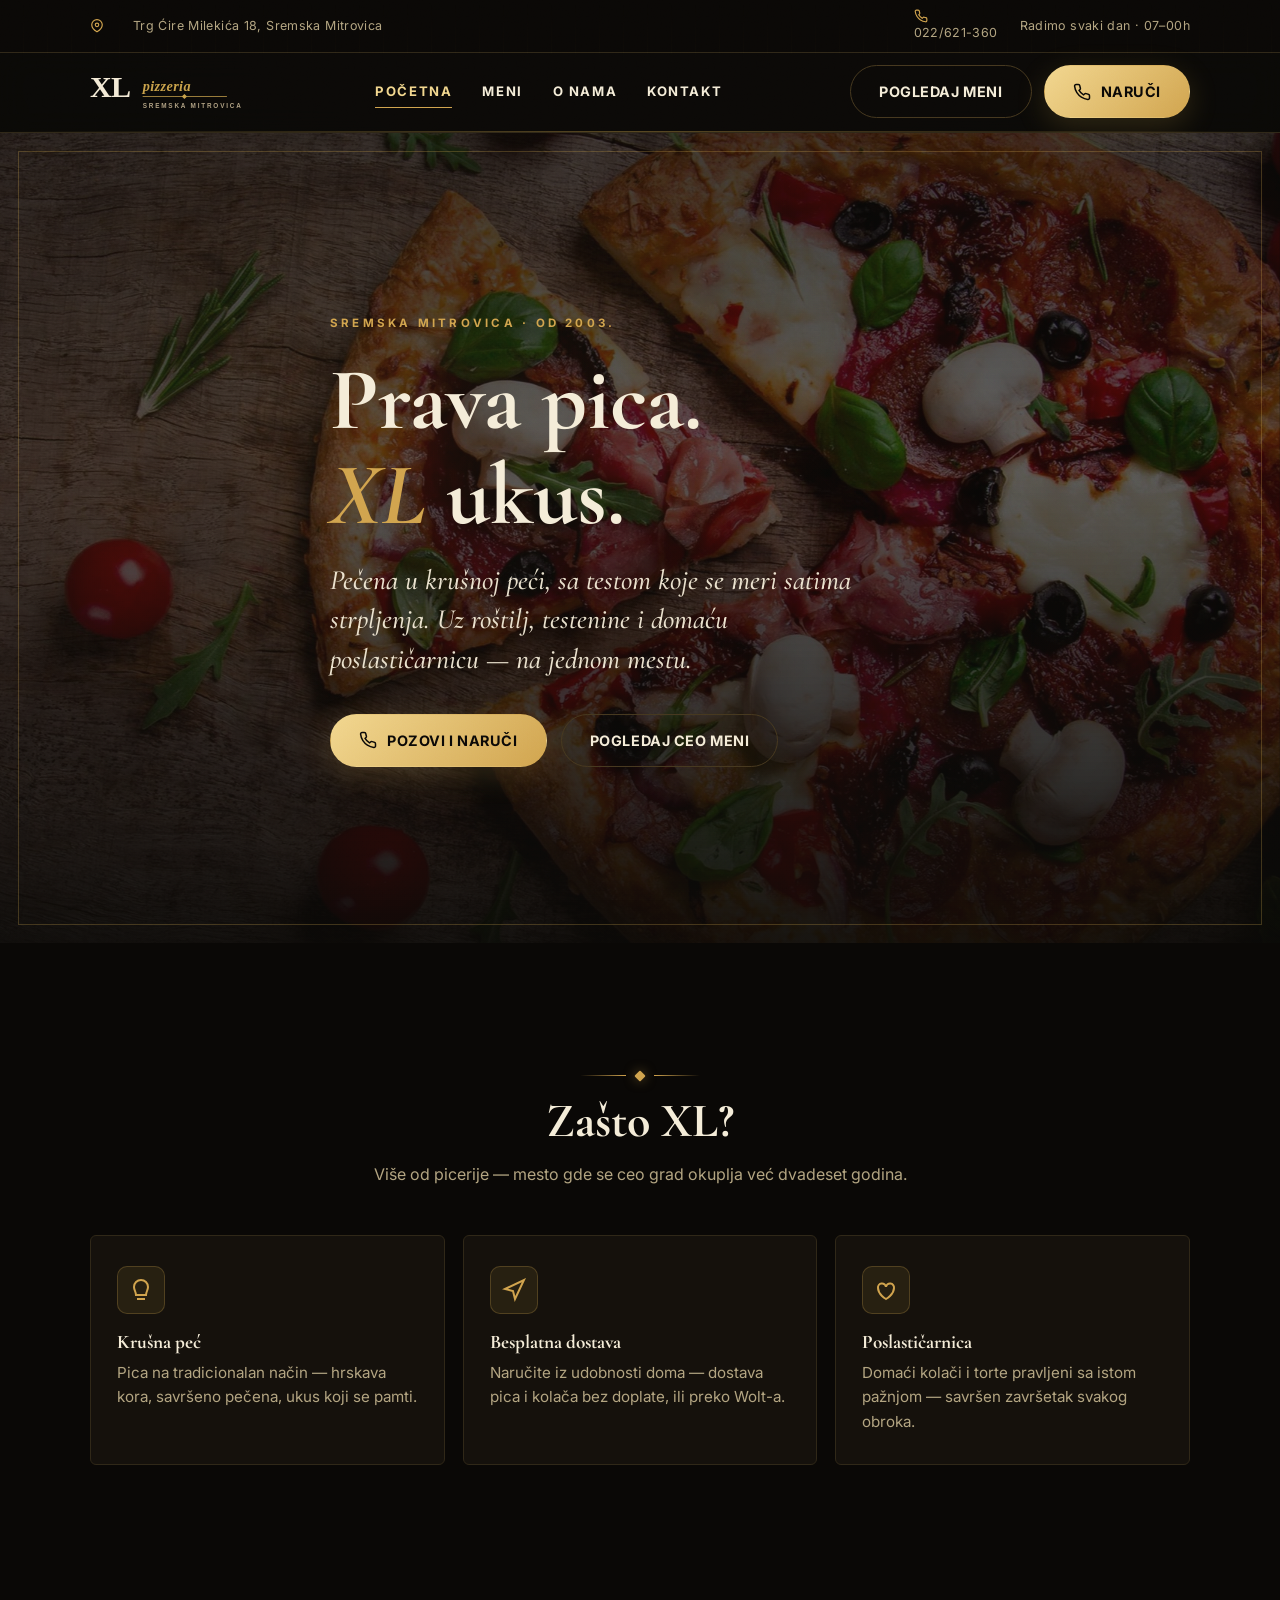
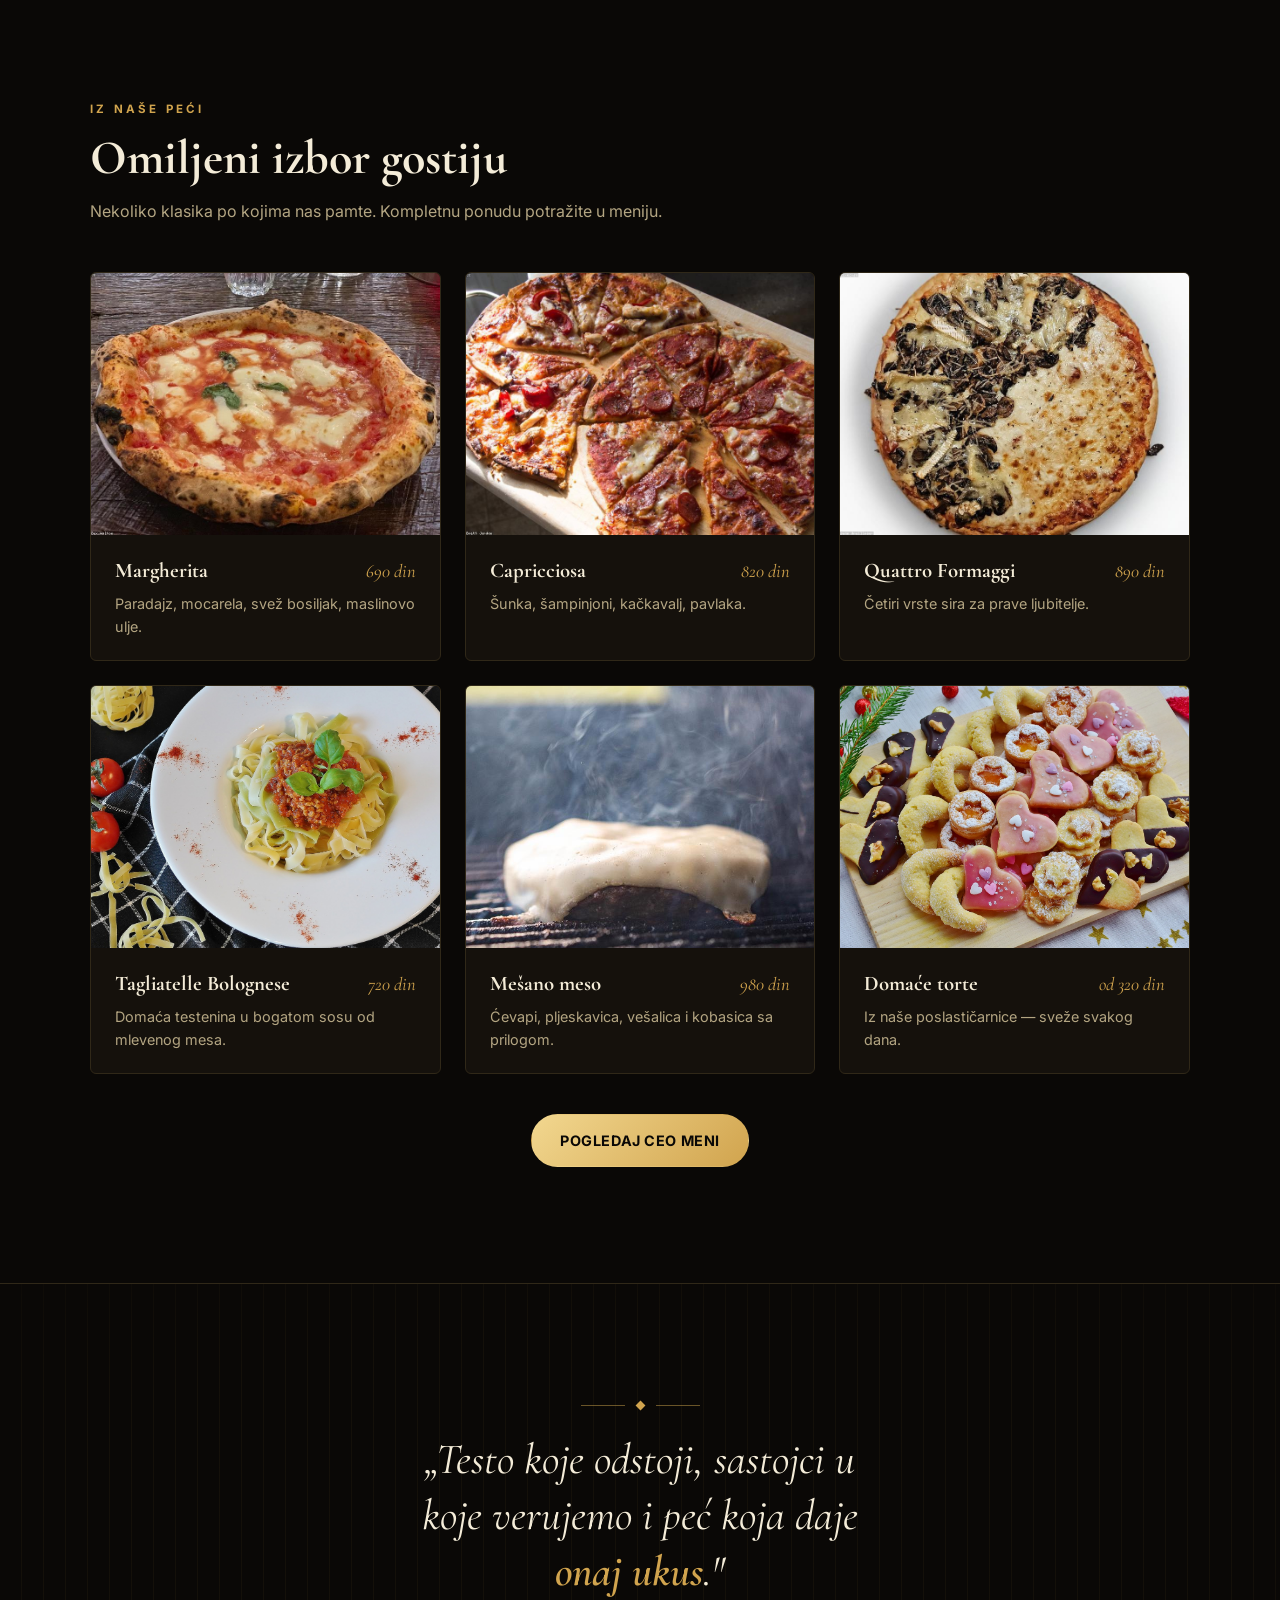
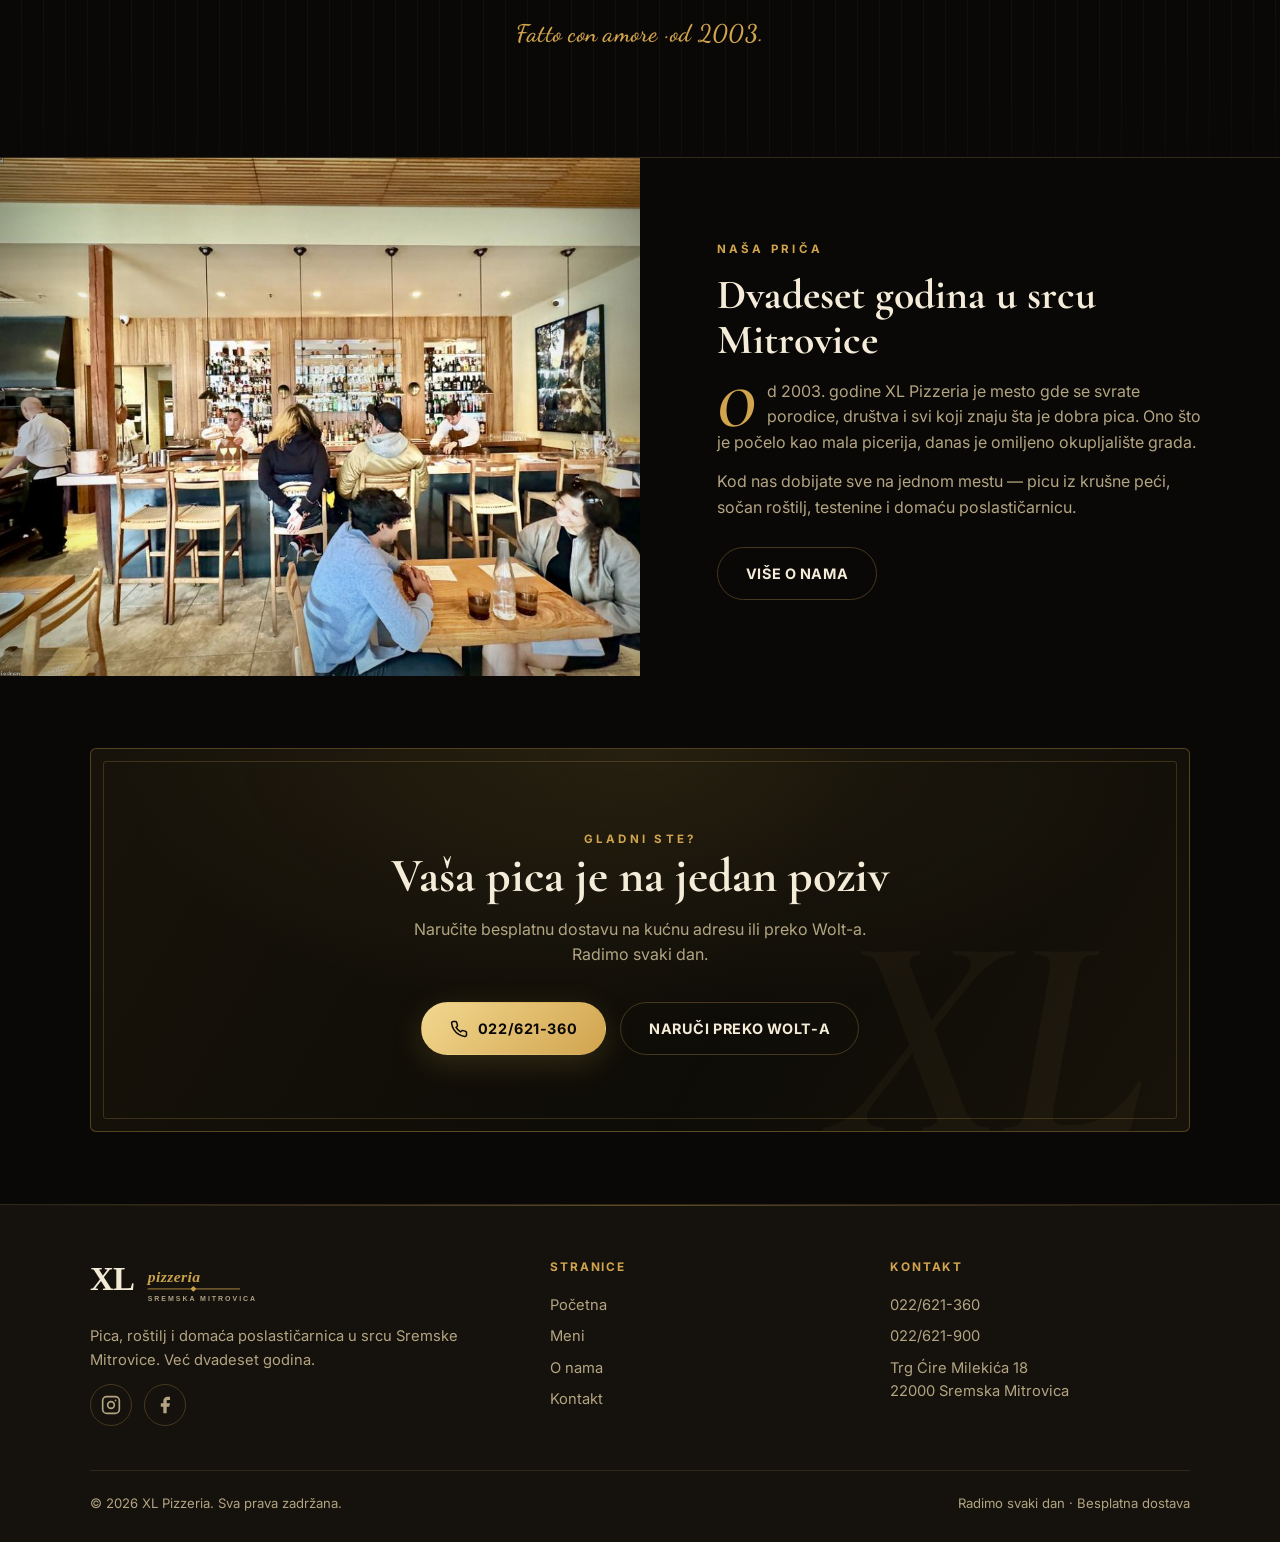
<file: index.html>
<!DOCTYPE html>
<html lang="sr">
<head>
  <meta charset="UTF-8">
  <meta name="viewport" content="width=device-width, initial-scale=1.0">
  <title>XL Pizzeria — Sremska Mitrovica | Pica, roštilj, poslastičarnica</title>
  <meta name="description" content="XL Pizzeria u Sremskoj Mitrovici — vrhunska pica pečena u krušnoj peći, roštilj, testenine i domaća poslastičarnica. Besplatna dostava i Wolt. Pozovi 022/621-360.">
  <meta property="og:title" content="XL Pizzeria — Sremska Mitrovica">
  <meta property="og:description" content="Vrhunska pica, roštilj i domaća poslastičarnica u srcu Sremske Mitrovice. Besplatna dostava.">
  <meta property="og:type" content="restaurant">
  <link rel="icon" href="assets/logo.svg">
  <link rel="preconnect" href="https://fonts.googleapis.com">
  <link rel="preconnect" href="https://fonts.gstatic.com" crossorigin>
  <link href="https://fonts.googleapis.com/css2?family=Cormorant+Garamond:ital,wght@0,500;0,600;0,700;1,600;1,700&family=Dancing+Script:wght@500;600;700&family=Inter:wght@400;500;600;700;800&display=swap" rel="stylesheet">
  <link rel="stylesheet" href="css/style.css?v=9">
</head>
<body>

 
  <div class="topbar">
    <div class="container topbar-inner">
      <span class="tb-left"><svg viewBox="0 0 24 24" fill="none" stroke="currentColor" stroke-width="2"><path d="M21 10c0 7-9 12-9 12s-9-5-9-12a9 9 0 0 1 18 0z"/><circle cx="12" cy="10" r="3"/></svg>Trg Ćire Milekića 18, Sremska Mitrovica</span>
      <span class="tb-right"><a href="tel:+38122621360"><svg viewBox="0 0 24 24" fill="none" stroke="currentColor" stroke-width="2"><path d="M22 16.92v3a2 2 0 0 1-2.18 2 19.79 19.79 0 0 1-8.63-3.07 19.5 19.5 0 0 1-6-6 19.79 19.79 0 0 1-3.07-8.67A2 2 0 0 1 4.11 2h3a2 2 0 0 1 2 1.72c.13.96.36 1.9.7 2.81a2 2 0 0 1-.45 2.11L8.09 9.91a16 16 0 0 0 6 6l1.27-1.27a2 2 0 0 1 2.11-.45c.9.34 1.85.57 2.81.7A2 2 0 0 1 22 16.92z"/></svg>022/621-360</a><span>Radimo svaki dan &middot; 07&ndash;00h</span></span>
    </div>
  </div>


  <header class="site-header">
    <div class="container nav">
      <a href="index.html" class="brand" aria-label="XL Pizzeria početna">
        <img src="assets/logo.svg" alt="XL Pizzeria" class="brand-mark">
      </a>
      <nav class="nav-links" aria-label="Glavna navigacija">
        <a href="index.html" aria-current="page">Početna</a>
        <a href="meni.html">Meni</a>
        <a href="o-nama.html">O nama</a>
        <a href="kontakt.html">Kontakt</a>
      </nav>
      <div class="nav-cta">
        <a href="meni.html" class="btn btn--ghost">Pogledaj meni</a>
        <a href="tel:+38122621360" class="btn btn--primary">
          <svg viewBox="0 0 24 24" fill="none" stroke="currentColor" stroke-width="2"><path d="M22 16.92v3a2 2 0 0 1-2.18 2 19.79 19.79 0 0 1-8.63-3.07 19.5 19.5 0 0 1-6-6 19.79 19.79 0 0 1-3.07-8.67A2 2 0 0 1 4.11 2h3a2 2 0 0 1 2 1.72c.13.96.36 1.9.7 2.81a2 2 0 0 1-.45 2.11L8.09 9.91a16 16 0 0 0 6 6l1.27-1.27a2 2 0 0 1 2.11-.45c.9.34 1.85.57 2.81.7A2 2 0 0 1 22 16.92z"/></svg>
          Naruči
        </a>
      </div>
      <button class="nav-toggle" aria-label="Otvori meni" aria-expanded="false" aria-controls="nav-links"><span></span></button>
    </div>
  </header>

  <main>
    <!-- HERO -->
    <section class="hero">
      <div class="hero-bg">
        <img src="assets/img/hero.jpg" alt="Pica iz krušne peći na tamnom stolu" fetchpriority="high">
      </div>
      <div class="container hero-inner">
        <span class="eyebrow">Sremska Mitrovica &middot; od 2003.</span>
        <h1>Prava pica.<br><span class="accent">XL</span> ukus.</h1>
        <p>Pečena u krušnoj peći, sa testom koje se meri satima strpljenja. Uz roštilj, testenine i domaću poslastičarnicu — na jednom mestu.</p>
        <div class="hero-actions">
          <a href="tel:+38122621360" class="btn btn--primary">
            <svg viewBox="0 0 24 24" fill="none" stroke="currentColor" stroke-width="2"><path d="M22 16.92v3a2 2 0 0 1-2.18 2 19.79 19.79 0 0 1-8.63-3.07 19.5 19.5 0 0 1-6-6 19.79 19.79 0 0 1-3.07-8.67A2 2 0 0 1 4.11 2h3a2 2 0 0 1 2 1.72c.13.96.36 1.9.7 2.81a2 2 0 0 1-.45 2.11L8.09 9.91a16 16 0 0 0 6 6l1.27-1.27a2 2 0 0 1 2.11-.45c.9.34 1.85.57 2.81.7A2 2 0 0 1 22 16.92z"/></svg>
            Pozovi i naruči
          </a>
          <a href="meni.html" class="btn btn--ghost">Pogledaj ceo meni</a>
        </div>
      </div>
    </section>

   
    <section class="section container">
      <div class="section-head center reveal">
        <span class="tricolor"><i></i><i></i><i></i></span>
        <h2>Zašto XL?</h2>
        <p>Više od picerije — mesto gde se ceo grad okuplja već dvadeset godina.</p>
      </div>
      <div class="features">
        <div class="feature reveal">
          <div class="ico"><svg viewBox="0 0 24 24" fill="none" stroke="currentColor" stroke-width="2"><path d="M12 2a7 7 0 0 0-7 7c0 3 2 5 2 8h10c0-3 2-5 2-8a7 7 0 0 0-7-7z"/><path d="M8 21h8"/></svg></div>
          <h3>Krušna peć</h3>
          <p>Pica na tradicionalan način — hrskava kora, savršeno pečena, ukus koji se pamti.</p>
        </div>
        <div class="feature reveal">
          <div class="ico"><svg viewBox="0 0 24 24" fill="none" stroke="currentColor" stroke-width="2"><path d="M3 11l19-9-9 19-2-8-8-2z"/></svg></div>
          <h3>Besplatna dostava</h3>
          <p>Naručite iz udobnosti doma — dostava pica i kolača bez doplate, ili preko Wolt-a.</p>
        </div>
        <div class="feature reveal">
          <div class="ico"><svg viewBox="0 0 24 24" fill="none" stroke="currentColor" stroke-width="2"><path d="M12 21s-8-4.5-8-11a4 4 0 0 1 8-1 4 4 0 0 1 8 1c0 6.5-8 11-8 11z"/></svg></div>
          <h3>Poslastičarnica</h3>
          <p>Domaći kolači i torte pravljeni sa istom pažnjom — savršen završetak svakog obroka.</p>
        </div>
      </div>
    </section>

    
    <section class="section container">
      <div class="section-head reveal">
        <span class="eyebrow">Iz naše peći</span>
        <h2>Omiljeni izbor gostiju</h2>
        <p>Nekoliko klasika po kojima nas pamte. Kompletnu ponudu potražite u meniju.</p>
      </div>
      <div class="dish-grid">
        <a href="tel:+38122621360" class="dish reveal" aria-label="Naruči telefonom">
          <div class="dish-img"><img src="assets/img/pizza-margherita.jpg" alt="Pica Margherita"></div>
          <div class="dish-body">
            <div class="row"><h3>Margherita</h3><span class="price">690 din</span></div>
            <p>Paradajz, mocarela, svež bosiljak, maslinovo ulje.</p>
          </div>
        </a>
        <a href="tel:+38122621360" class="dish reveal" aria-label="Naruči telefonom">
          <div class="dish-img"><img src="assets/img/pizza-capricciosa.jpg" alt="Pica Capricciosa"></div>
          <div class="dish-body">
            <div class="row"><h3>Capricciosa</h3><span class="price">820 din</span></div>
            <p>Šunka, šampinjoni, kačkavalj, pavlaka.</p>
          </div>
        </a>
        <a href="tel:+38122621360" class="dish reveal" aria-label="Naruči telefonom">
          <div class="dish-img"><img src="assets/img/pizza-quattro.jpg" alt="Pica Quattro Formaggi"></div>
          <div class="dish-body">
            <div class="row"><h3>Quattro Formaggi</h3><span class="price">890 din</span></div>
            <p>Četiri vrste sira za prave ljubitelje.</p>
          </div>
        </a>
        <a href="tel:+38122621360" class="dish reveal" aria-label="Naruči telefonom">
          <div class="dish-img"><img src="assets/img/pasta.jpg" alt="Testenina"></div>
          <div class="dish-body">
            <div class="row"><h3>Tagliatelle Bolognese</h3><span class="price">720 din</span></div>
            <p>Domaća testenina u bogatom sosu od mlevenog mesa.</p>
          </div>
        </a>
        <a href="tel:+38122621360" class="dish reveal" aria-label="Naruči telefonom">
          <div class="dish-img"><img src="assets/img/grill.jpg" alt="Roštilj"></div>
          <div class="dish-body">
            <div class="row"><h3>Mešano meso</h3><span class="price">980 din</span></div>
            <p>Ćevapi, pljeskavica, vešalica i kobasica sa prilogom.</p>
          </div>
        </a>
        <a href="tel:+38122621360" class="dish reveal" aria-label="Naruči telefonom">
          <div class="dish-img"><img src="assets/img/dessert.jpg" alt="Domaći kolač"></div>
          <div class="dish-body">
            <div class="row"><h3>Domaće torte</h3><span class="price">od 320 din</span></div>
            <p>Iz naše poslastičarnice — sveže svakog dana.</p>
          </div>
        </a>
      </div>
      <div class="center" style="margin-top:40px">
        <a href="meni.html" class="btn btn--gold">Pogledaj ceo meni</a>
      </div>
    </section>

    
    <section class="quote-band reveal">
      <span class="qb-orn"><i></i><span class="gem"></span><i></i></span>
      <p class="q">„Testo koje odstoji, sastojci u koje verujemo i peć koja daje <b>onaj ukus</b>."</p>
      <p class="sig">Fatto con amore &middot; od 2003.</p>
    </section>

 
    <section class="feature-row reveal">
      <div class="fr-media"><img src="assets/img/interior.jpg" alt="Ambijent XL Pizzerie"></div>
      <div class="fr-body">
        <div class="fr-inner">
          <span class="eyebrow">Naša priča</span>
          <h2>Dvadeset godina u srcu Mitrovice</h2>
          <p class="dropcap">Od 2003. godine XL Pizzeria je mesto gde se svrate porodice, društva i svi koji znaju šta je dobra pica. Ono što je počelo kao mala picerija, danas je omiljeno okupljalište grada.</p>
          <p>Kod nas dobijate sve na jednom mestu — picu iz krušne peći, sočan roštilj, testenine i domaću poslastičarnicu.</p>
          <div class="hero-actions">
            <a href="o-nama.html" class="btn btn--ghost">Više o nama</a>
          </div>
        </div>
      </div>
    </section>

   
    <section class="section--tight container">
      <div class="cta-banner reveal">
        <span class="eyebrow">Gladni ste?</span>
        <h2>Vaša pica je na jedan poziv</h2>
        <p>Naručite besplatnu dostavu na kućnu adresu ili preko Wolt-a. Radimo svaki dan.</p>
        <div class="hero-actions">
          <a href="tel:+38122621360" class="btn btn--primary">
            <svg viewBox="0 0 24 24" fill="none" stroke="currentColor" stroke-width="2"><path d="M22 16.92v3a2 2 0 0 1-2.18 2 19.79 19.79 0 0 1-8.63-3.07 19.5 19.5 0 0 1-6-6 19.79 19.79 0 0 1-3.07-8.67A2 2 0 0 1 4.11 2h3a2 2 0 0 1 2 1.72c.13.96.36 1.9.7 2.81a2 2 0 0 1-.45 2.11L8.09 9.91a16 16 0 0 0 6 6l1.27-1.27a2 2 0 0 1 2.11-.45c.9.34 1.85.57 2.81.7A2 2 0 0 1 22 16.92z"/></svg>
            022/621-360
          </a>
          <a href="https://wolt.com/en/srb/sremska-mitrovica/restaurant/xl-picerija" target="_blank" rel="noopener" class="btn btn--ghost">Naruči preko Wolt-a</a>
        </div>
      </div>
    </section>
  </main>


  <footer class="site-footer">
    <div class="container">
      <div class="footer-grid">
        <div>
          <div class="footer-brand"><img src="assets/logo.svg" alt="XL Pizzeria"></div>
          <p>Pica, roštilj i domaća poslastičarnica u srcu Sremske Mitrovice. Već dvadeset godina.</p>
          <div class="footer-social">
            <a href="https://www.instagram.com/xlpizzeria.rs/" target="_blank" rel="noopener" aria-label="Instagram">
              <svg viewBox="0 0 24 24" fill="none" stroke="currentColor" stroke-width="2"><rect x="2" y="2" width="20" height="20" rx="5"/><circle cx="12" cy="12" r="4"/><circle cx="17.5" cy="6.5" r="1" fill="currentColor" stroke="none"/></svg>
            </a>
            <a href="https://www.facebook.com/p/Xl-Pizzeria-100077171096664/" target="_blank" rel="noopener" aria-label="Facebook">
              <svg viewBox="0 0 24 24" fill="currentColor"><path d="M18 2h-3a5 5 0 0 0-5 5v3H7v4h3v8h4v-8h3l1-4h-4V7a1 1 0 0 1 1-1h3z"/></svg>
            </a>
          </div>
        </div>
        <div>
          <h4>Stranice</h4>
          <a href="index.html">Početna</a>
          <a href="meni.html">Meni</a>
          <a href="o-nama.html">O nama</a>
          <a href="kontakt.html">Kontakt</a>
        </div>
        <div>
          <h4>Kontakt</h4>
          <a href="tel:+38122621360">022/621-360</a>
          <a href="tel:+38122621900">022/621-900</a>
          <p>Trg Ćire Milekića 18<br>22000 Sremska Mitrovica</p>
        </div>
      </div>
      <div class="footer-bottom">
        <span>&copy; <span data-year>2026</span> XL Pizzeria. Sva prava zadržana.</span>
        <span>Radimo svaki dan &middot; Besplatna dostava</span>
      </div>
    </div>
  </footer>

  <script src="js/main.js"></script>
</body>
</html>
</file>
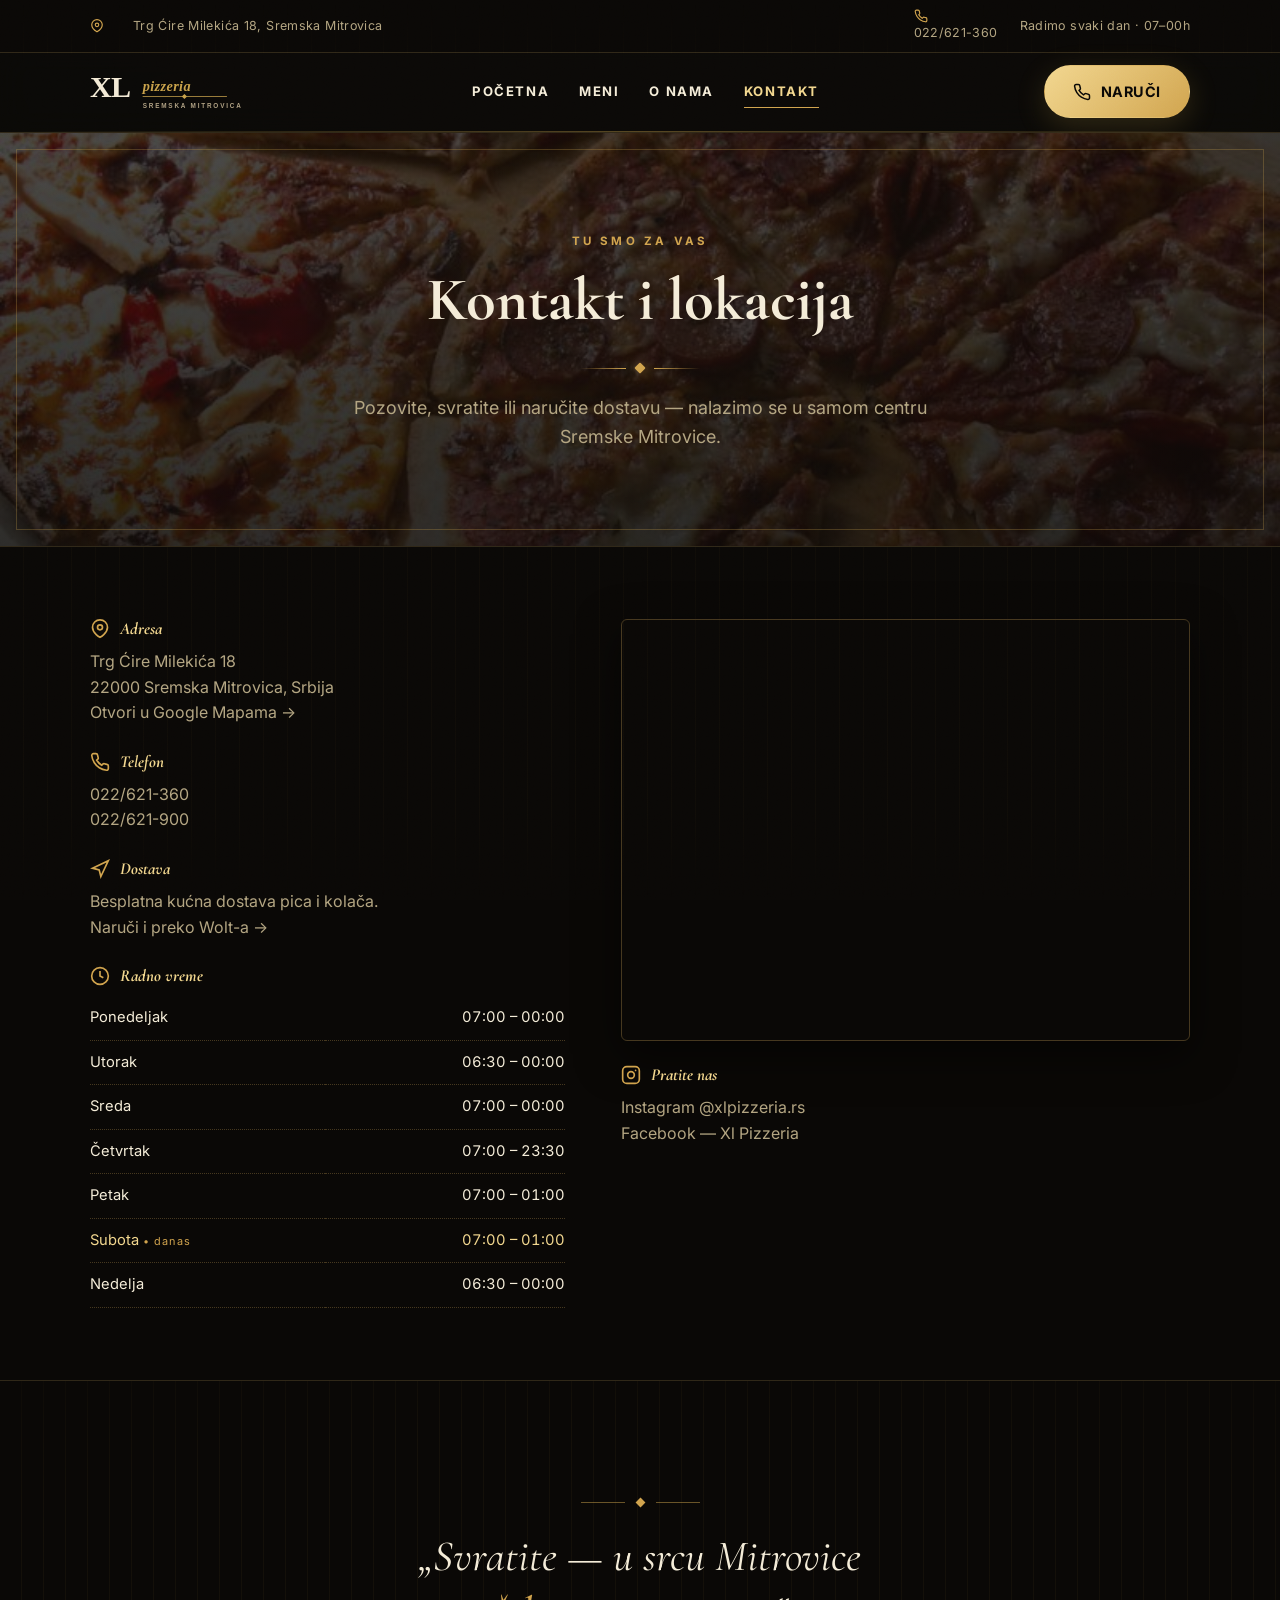
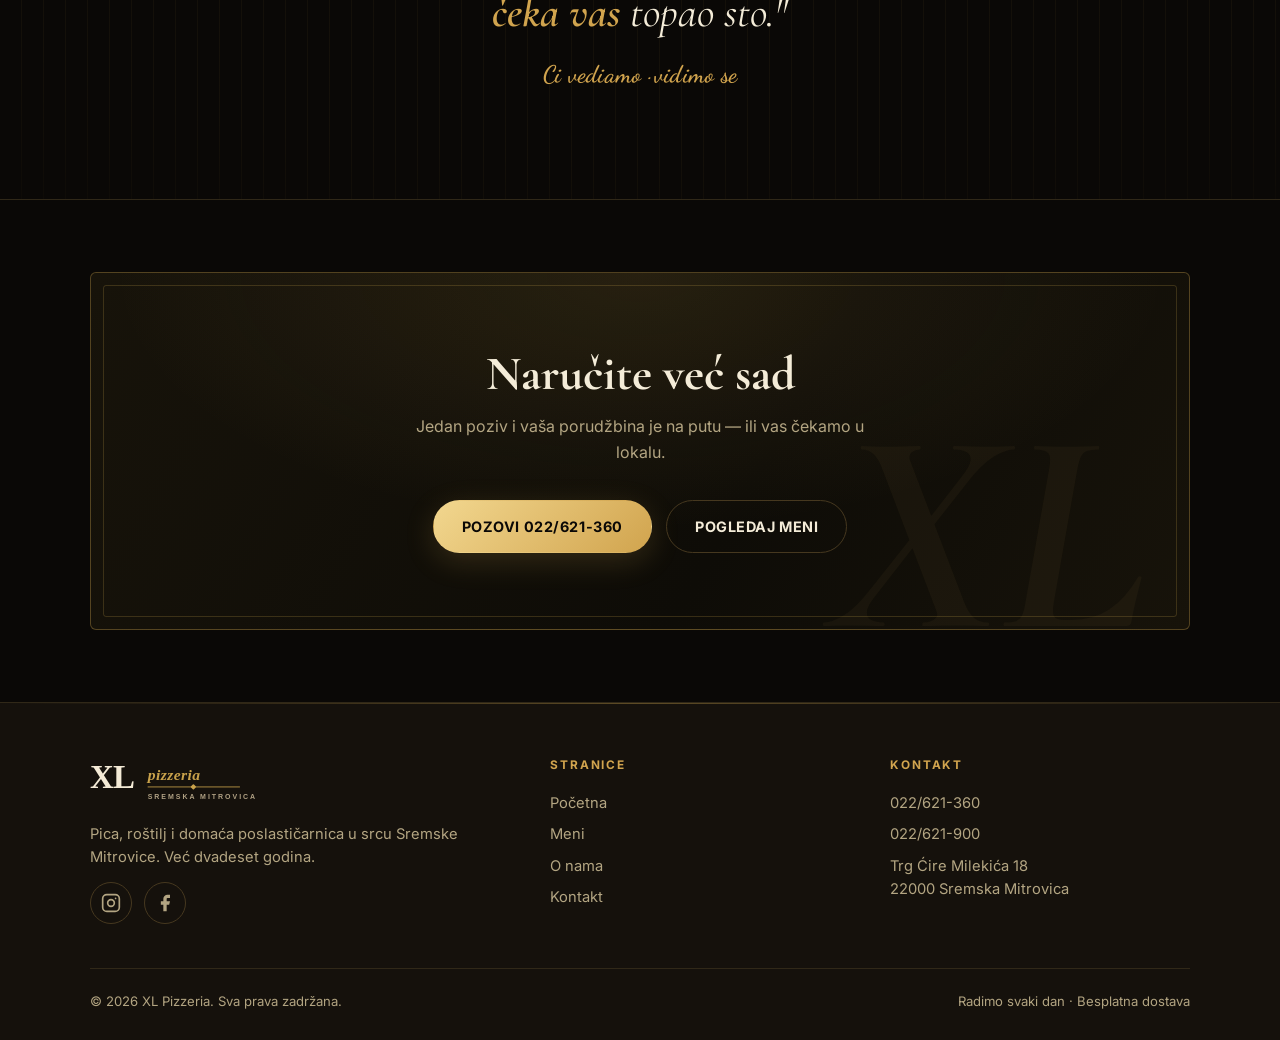
<file: kontakt.html>
<!DOCTYPE html>
<html lang="sr">
<head>
  <meta charset="UTF-8">
  <meta name="viewport" content="width=device-width, initial-scale=1.0">
  <title>Kontakt — XL Pizzeria Sremska Mitrovica | Adresa, telefon, radno vreme</title>
  <meta name="description" content="Kontakt XL Pizzerie: Trg Ćire Milekića 18, Sremska Mitrovica. Telefon 022/621-360. Radno vreme, dostava i mapa.">
  <link rel="icon" href="assets/logo.svg">
  <link rel="preconnect" href="https://fonts.googleapis.com">
  <link rel="preconnect" href="https://fonts.gstatic.com" crossorigin>
  <link href="https://fonts.googleapis.com/css2?family=Cormorant+Garamond:ital,wght@0,500;0,600;0,700;1,600;1,700&family=Dancing+Script:wght@500;600;700&family=Inter:wght@400;500;600;700;800&display=swap" rel="stylesheet">
  <link rel="stylesheet" href="css/style.css?v=9">
</head>
<body>

  <!-- INFO TRAKA -->
  <div class="topbar">
    <div class="container topbar-inner">
      <span class="tb-left"><svg viewBox="0 0 24 24" fill="none" stroke="currentColor" stroke-width="2"><path d="M21 10c0 7-9 12-9 12s-9-5-9-12a9 9 0 0 1 18 0z"/><circle cx="12" cy="10" r="3"/></svg>Trg Ćire Milekića 18, Sremska Mitrovica</span>
      <span class="tb-right"><a href="tel:+38122621360"><svg viewBox="0 0 24 24" fill="none" stroke="currentColor" stroke-width="2"><path d="M22 16.92v3a2 2 0 0 1-2.18 2 19.79 19.79 0 0 1-8.63-3.07 19.5 19.5 0 0 1-6-6 19.79 19.79 0 0 1-3.07-8.67A2 2 0 0 1 4.11 2h3a2 2 0 0 1 2 1.72c.13.96.36 1.9.7 2.81a2 2 0 0 1-.45 2.11L8.09 9.91a16 16 0 0 0 6 6l1.27-1.27a2 2 0 0 1 2.11-.45c.9.34 1.85.57 2.81.7A2 2 0 0 1 22 16.92z"/></svg>022/621-360</a><span>Radimo svaki dan &middot; 07&ndash;00h</span></span>
    </div>
  </div>

  <header class="site-header">
    <div class="container nav">
      <a href="index.html" class="brand" aria-label="XL Pizzeria početna"><img src="assets/logo.svg" alt="XL Pizzeria" class="brand-mark"></a>
      <nav class="nav-links" aria-label="Glavna navigacija">
        <a href="index.html">Početna</a>
        <a href="meni.html">Meni</a>
        <a href="o-nama.html">O nama</a>
        <a href="kontakt.html" aria-current="page">Kontakt</a>
      </nav>
      <div class="nav-cta">
        <a href="tel:+38122621360" class="btn btn--primary">
          <svg viewBox="0 0 24 24" fill="none" stroke="currentColor" stroke-width="2"><path d="M22 16.92v3a2 2 0 0 1-2.18 2 19.79 19.79 0 0 1-8.63-3.07 19.5 19.5 0 0 1-6-6 19.79 19.79 0 0 1-3.07-8.67A2 2 0 0 1 4.11 2h3a2 2 0 0 1 2 1.72c.13.96.36 1.9.7 2.81a2 2 0 0 1-.45 2.11L8.09 9.91a16 16 0 0 0 6 6l1.27-1.27a2 2 0 0 1 2.11-.45c.9.34 1.85.57 2.81.7A2 2 0 0 1 22 16.92z"/></svg>
          Naruči
        </a>
      </div>
      <button class="nav-toggle" aria-label="Otvori meni" aria-expanded="false"><span></span></button>
    </div>
  </header>

  <main>
    <section class="page-hero">
      <div class="page-hero-bg"><img src="assets/img/pizza-capricciosa.jpg" alt=""></div>
      <div class="page-hero-inner">
        <span class="eyebrow">Tu smo za vas</span>
        <h1>Kontakt i lokacija</h1>
        <span class="tricolor"><i></i><i></i><i></i></span>
        <p class="lead">Pozovite, svratite ili naručite dostavu — nalazimo se u samom centru Sremske Mitrovice.</p>
      </div>
    </section>

    <section class="section--tight container">
      <div class="contact-grid">
        <div class="reveal">
          <div class="info-block">
            <h3><svg viewBox="0 0 24 24" fill="none" stroke="currentColor" stroke-width="2"><path d="M21 10c0 7-9 12-9 12s-9-5-9-12a9 9 0 0 1 18 0z"/><circle cx="12" cy="10" r="3"/></svg> Adresa</h3>
            <p>Trg Ćire Milekića 18<br>22000 Sremska Mitrovica, Srbija</p>
            <p><a href="https://www.google.com/maps/search/?api=1&query=44.96825,19.60680" target="_blank" rel="noopener">Otvori u Google Mapama →</a></p>
          </div>
          <div class="info-block">
            <h3><svg viewBox="0 0 24 24" fill="none" stroke="currentColor" stroke-width="2"><path d="M22 16.92v3a2 2 0 0 1-2.18 2 19.79 19.79 0 0 1-8.63-3.07 19.5 19.5 0 0 1-6-6 19.79 19.79 0 0 1-3.07-8.67A2 2 0 0 1 4.11 2h3a2 2 0 0 1 2 1.72c.13.96.36 1.9.7 2.81a2 2 0 0 1-.45 2.11L8.09 9.91a16 16 0 0 0 6 6l1.27-1.27a2 2 0 0 1 2.11-.45c.9.34 1.85.57 2.81.7A2 2 0 0 1 22 16.92z"/></svg> Telefon</h3>
            <p><a href="tel:+38122621360">022/621-360</a><br><a href="tel:+38122621900">022/621-900</a></p>
          </div>
          <div class="info-block">
            <h3><svg viewBox="0 0 24 24" fill="none" stroke="currentColor" stroke-width="2"><path d="M3 11l19-9-9 19-2-8-8-2z"/></svg> Dostava</h3>
            <p>Besplatna kućna dostava pica i kolača.<br><a href="https://wolt.com/en/srb/sremska-mitrovica/restaurant/xl-picerija" target="_blank" rel="noopener">Naruči i preko Wolt-a →</a></p>
          </div>
          <div class="info-block">
            <h3><svg viewBox="0 0 24 24" fill="none" stroke="currentColor" stroke-width="2"><circle cx="12" cy="12" r="10"/><path d="M12 6v6l4 2"/></svg> Radno vreme</h3>
            <table class="hours-table">
              <tr data-day="1"><td>Ponedeljak</td><td>07:00 – 00:00</td></tr>
              <tr data-day="2"><td>Utorak</td><td>06:30 – 00:00</td></tr>
              <tr data-day="3"><td>Sreda</td><td>07:00 – 00:00</td></tr>
              <tr data-day="4"><td>Četvrtak</td><td>07:00 – 23:30</td></tr>
              <tr data-day="5"><td>Petak</td><td>07:00 – 01:00</td></tr>
              <tr data-day="6"><td>Subota</td><td>07:00 – 01:00</td></tr>
              <tr data-day="0"><td>Nedelja</td><td>06:30 – 00:00</td></tr>
            </table>
          </div>
        </div>
        <div class="reveal">
          <div class="map-embed">
            <iframe
              title="XL Pizzeria na mapi"
              src="https://www.google.com/maps?q=44.96825,19.60680&z=16&output=embed"
              loading="lazy" referrerpolicy="no-referrer-when-downgrade"></iframe>
          </div>
          <div class="info-block" style="margin-top:24px">
            <h3><svg viewBox="0 0 24 24" fill="none" stroke="currentColor" stroke-width="2"><rect x="2" y="2" width="20" height="20" rx="5"/><circle cx="12" cy="12" r="4"/><circle cx="17.5" cy="6.5" r="1" fill="currentColor" stroke="none"/></svg> Pratite nas</h3>
            <p>
              <a href="https://www.instagram.com/xlpizzeria.rs/" target="_blank" rel="noopener">Instagram @xlpizzeria.rs</a><br>
              <a href="https://www.facebook.com/p/Xl-Pizzeria-100077171096664/" target="_blank" rel="noopener">Facebook — Xl Pizzeria</a>
            </p>
          </div>
        </div>
      </div>
    </section>

    <section class="quote-band reveal">
      <span class="qb-orn"><i></i><span class="gem"></span><i></i></span>
      <p class="q">„Svratite — u srcu Mitrovice <b>čeka vas</b> topao sto."</p>
      <p class="sig">Ci vediamo &middot; vidimo se</p>
    </section>

    <section class="section--tight container">
      <div class="cta-banner reveal">
        <h2>Naručite već sad</h2>
        <p>Jedan poziv i vaša porudžbina je na putu — ili vas čekamo u lokalu.</p>
        <div class="hero-actions">
          <a href="tel:+38122621360" class="btn btn--primary">Pozovi 022/621-360</a>
          <a href="meni.html" class="btn btn--ghost">Pogledaj meni</a>
        </div>
      </div>
    </section>
  </main>

  <footer class="site-footer">
    <div class="container">
      <div class="footer-grid">
        <div>
          <div class="footer-brand"><img src="assets/logo.svg" alt="XL Pizzeria"></div>
          <p>Pica, roštilj i domaća poslastičarnica u srcu Sremske Mitrovice. Već dvadeset godina.</p>
          <div class="footer-social">
            <a href="https://www.instagram.com/xlpizzeria.rs/" target="_blank" rel="noopener" aria-label="Instagram"><svg viewBox="0 0 24 24" fill="none" stroke="currentColor" stroke-width="2"><rect x="2" y="2" width="20" height="20" rx="5"/><circle cx="12" cy="12" r="4"/><circle cx="17.5" cy="6.5" r="1" fill="currentColor" stroke="none"/></svg></a>
            <a href="https://www.facebook.com/p/Xl-Pizzeria-100077171096664/" target="_blank" rel="noopener" aria-label="Facebook"><svg viewBox="0 0 24 24" fill="currentColor"><path d="M18 2h-3a5 5 0 0 0-5 5v3H7v4h3v8h4v-8h3l1-4h-4V7a1 1 0 0 1 1-1h3z"/></svg></a>
          </div>
        </div>
        <div>
          <h4>Stranice</h4>
          <a href="index.html">Početna</a><a href="meni.html">Meni</a><a href="o-nama.html">O nama</a><a href="kontakt.html">Kontakt</a>
        </div>
        <div>
          <h4>Kontakt</h4>
          <a href="tel:+38122621360">022/621-360</a><a href="tel:+38122621900">022/621-900</a>
          <p>Trg Ćire Milekića 18<br>22000 Sremska Mitrovica</p>
        </div>
      </div>
      <div class="footer-bottom">
        <span>&copy; <span data-year>2026</span> XL Pizzeria. Sva prava zadržana.</span>
        <span>Radimo svaki dan &middot; Besplatna dostava</span>
      </div>
    </div>
  </footer>

  <script src="js/main.js"></script>
</body>
</html>
</file>
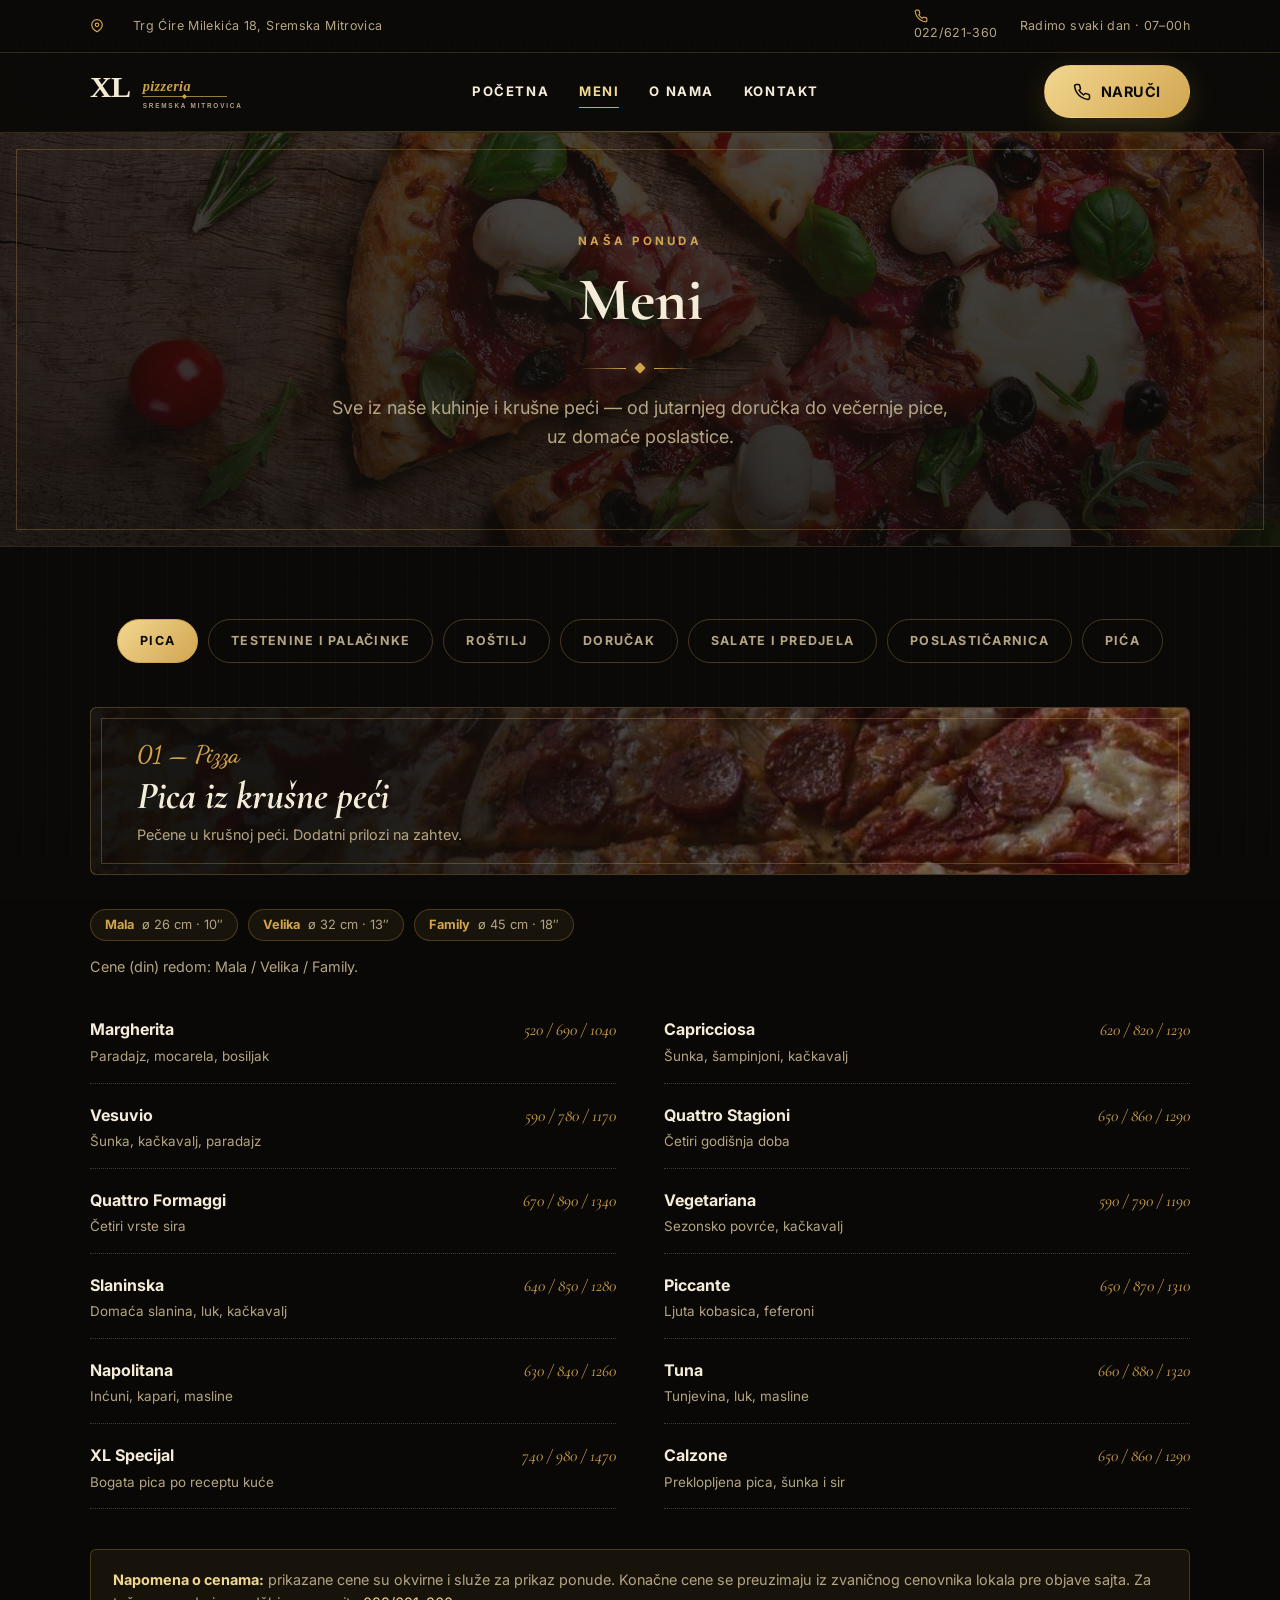
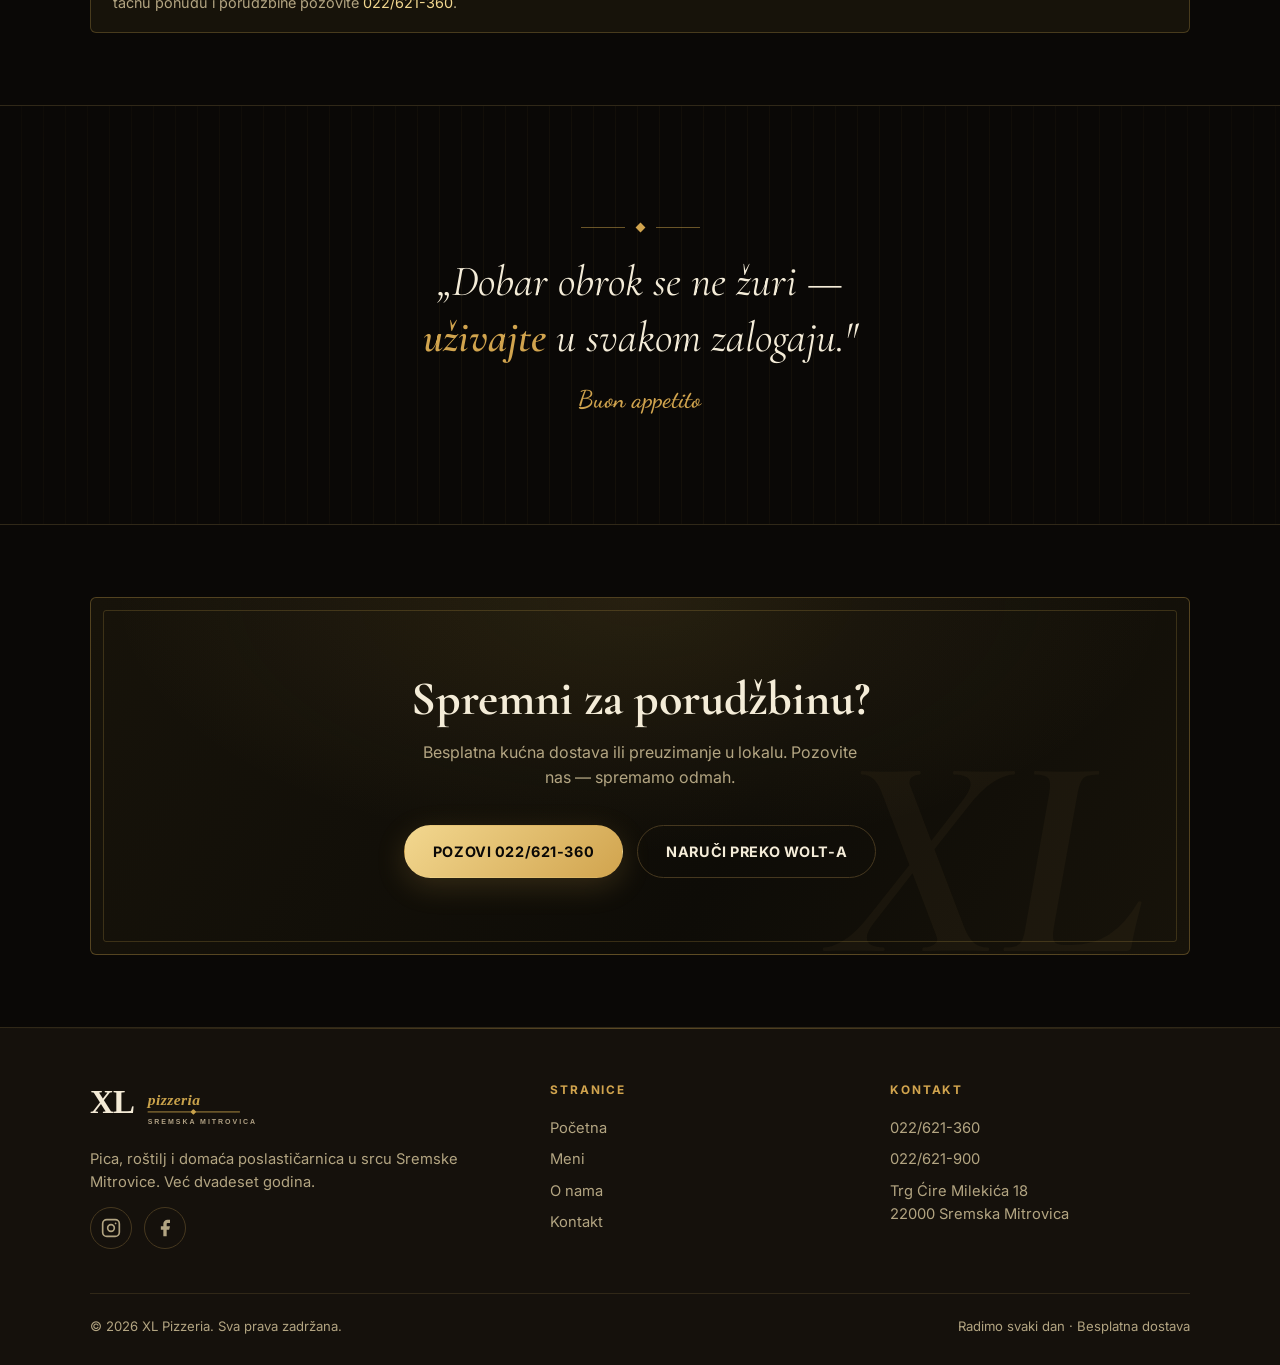
<file: meni.html>
<!DOCTYPE html>
<html lang="sr">
<head>
  <meta charset="UTF-8">
  <meta name="viewport" content="width=device-width, initial-scale=1.0">
  <title>Meni — XL Pizzeria Sremska Mitrovica | Pica, roštilj, testenine, poslastice</title>
  <meta name="description" content="Kompletan meni XL Pizzerie: pica iz krušne peći, roštilj, testenine, palačinke, salate, doručak, domaće poslastice i pića. Naruči 022/621-360.">
  <link rel="icon" href="assets/logo.svg">
  <link rel="preconnect" href="https://fonts.googleapis.com">
  <link rel="preconnect" href="https://fonts.gstatic.com" crossorigin>
  <link href="https://fonts.googleapis.com/css2?family=Cormorant+Garamond:ital,wght@0,500;0,600;0,700;1,600;1,700&family=Dancing+Script:wght@500;600;700&family=Inter:wght@400;500;600;700;800&display=swap" rel="stylesheet">
  <link rel="stylesheet" href="css/style.css?v=9">
</head>
<body>

  <!-- INFO TRAKA -->
  <div class="topbar">
    <div class="container topbar-inner">
      <span class="tb-left"><svg viewBox="0 0 24 24" fill="none" stroke="currentColor" stroke-width="2"><path d="M21 10c0 7-9 12-9 12s-9-5-9-12a9 9 0 0 1 18 0z"/><circle cx="12" cy="10" r="3"/></svg>Trg Ćire Milekića 18, Sremska Mitrovica</span>
      <span class="tb-right"><a href="tel:+38122621360"><svg viewBox="0 0 24 24" fill="none" stroke="currentColor" stroke-width="2"><path d="M22 16.92v3a2 2 0 0 1-2.18 2 19.79 19.79 0 0 1-8.63-3.07 19.5 19.5 0 0 1-6-6 19.79 19.79 0 0 1-3.07-8.67A2 2 0 0 1 4.11 2h3a2 2 0 0 1 2 1.72c.13.96.36 1.9.7 2.81a2 2 0 0 1-.45 2.11L8.09 9.91a16 16 0 0 0 6 6l1.27-1.27a2 2 0 0 1 2.11-.45c.9.34 1.85.57 2.81.7A2 2 0 0 1 22 16.92z"/></svg>022/621-360</a><span>Radimo svaki dan &middot; 07&ndash;00h</span></span>
    </div>
  </div>

  <header class="site-header">
    <div class="container nav">
      <a href="index.html" class="brand" aria-label="XL Pizzeria početna"><img src="assets/logo.svg" alt="XL Pizzeria" class="brand-mark"></a>
      <nav class="nav-links" aria-label="Glavna navigacija">
        <a href="index.html">Početna</a>
        <a href="meni.html" aria-current="page">Meni</a>
        <a href="o-nama.html">O nama</a>
        <a href="kontakt.html">Kontakt</a>
      </nav>
      <div class="nav-cta">
        <a href="tel:+38122621360" class="btn btn--primary">
          <svg viewBox="0 0 24 24" fill="none" stroke="currentColor" stroke-width="2"><path d="M22 16.92v3a2 2 0 0 1-2.18 2 19.79 19.79 0 0 1-8.63-3.07 19.5 19.5 0 0 1-6-6 19.79 19.79 0 0 1-3.07-8.67A2 2 0 0 1 4.11 2h3a2 2 0 0 1 2 1.72c.13.96.36 1.9.7 2.81a2 2 0 0 1-.45 2.11L8.09 9.91a16 16 0 0 0 6 6l1.27-1.27a2 2 0 0 1 2.11-.45c.9.34 1.85.57 2.81.7A2 2 0 0 1 22 16.92z"/></svg>
          Naruči
        </a>
      </div>
      <button class="nav-toggle" aria-label="Otvori meni" aria-expanded="false"><span></span></button>
    </div>
  </header>

  <main>
    <section class="page-hero">
      <div class="page-hero-bg"><img src="assets/img/hero.jpg" alt=""></div>
      <div class="page-hero-inner">
        <span class="eyebrow">Naša ponuda</span>
        <h1>Meni</h1>
        <span class="tricolor"><i></i><i></i><i></i></span>
        <p class="lead">Sve iz naše kuhinje i krušne peći — od jutarnjeg doručka do večernje pice, uz domaće poslastice.</p>
      </div>
    </section>

    <section class="section--tight container">
      <!-- Tabovi -->
      <div class="menu-tabs" role="tablist" aria-label="Kategorije menija">
        <button class="menu-tab" role="tab" aria-selected="true" data-target="pica" id="tab-pica">Pica</button>
        <button class="menu-tab" role="tab" aria-selected="false" tabindex="-1" data-target="testa" id="tab-testa">Testenine i palačinke</button>
        <button class="menu-tab" role="tab" aria-selected="false" tabindex="-1" data-target="rostilj" id="tab-rostilj">Roštilj</button>
        <button class="menu-tab" role="tab" aria-selected="false" tabindex="-1" data-target="dorucak" id="tab-dorucak">Doručak</button>
        <button class="menu-tab" role="tab" aria-selected="false" tabindex="-1" data-target="salate" id="tab-salate">Salate i predjela</button>
        <button class="menu-tab" role="tab" aria-selected="false" tabindex="-1" data-target="poslastice" id="tab-poslastice">Poslastičarnica</button>
        <button class="menu-tab" role="tab" aria-selected="false" tabindex="-1" data-target="pica-drinks" id="tab-drinks">Pića</button>
      </div>

      <!-- PICA -->
      <div class="menu-panel is-active" id="pica" role="tabpanel" aria-labelledby="tab-pica">
        <div class="menu-cat-banner">
          <img src="assets/img/pizza-capricciosa.jpg" alt="">
          <div class="mcb-text">
            <span class="num">01 &mdash; Pizza</span>
            <h2>Pica iz krušne peći</h2>
            <p>Pečene u krušnoj peći. Dodatni prilozi na zahtev.</p>
          </div>
        </div>
        <div class="size-legend">
          <span><b>Mala</b> ø 26 cm · 10″</span>
          <span><b>Velika</b> ø 32 cm · 13″</span>
          <span><b>Family</b> ø 45 cm · 18″</span>
        </div>
        <p class="menu-cat-note">Cene (din) redom: Mala / Velika / Family.</p>
        <div class="menu-list">
          <div class="menu-item"><span class="mi-name">Margherita<span class="mi-desc">Paradajz, mocarela, bosiljak</span></span><span class="mi-price">520 / 690 / 1040</span></div>
          <div class="menu-item"><span class="mi-name">Capricciosa<span class="mi-desc">Šunka, šampinjoni, kačkavalj</span></span><span class="mi-price">620 / 820 / 1230</span></div>
          <div class="menu-item"><span class="mi-name">Vesuvio<span class="mi-desc">Šunka, kačkavalj, paradajz</span></span><span class="mi-price">590 / 780 / 1170</span></div>
          <div class="menu-item"><span class="mi-name">Quattro Stagioni<span class="mi-desc">Četiri godišnja doba</span></span><span class="mi-price">650 / 860 / 1290</span></div>
          <div class="menu-item"><span class="mi-name">Quattro Formaggi<span class="mi-desc">Četiri vrste sira</span></span><span class="mi-price">670 / 890 / 1340</span></div>
          <div class="menu-item"><span class="mi-name">Vegetariana<span class="mi-desc">Sezonsko povrće, kačkavalj</span></span><span class="mi-price">590 / 790 / 1190</span></div>
          <div class="menu-item"><span class="mi-name">Slaninska<span class="mi-desc">Domaća slanina, luk, kačkavalj</span></span><span class="mi-price">640 / 850 / 1280</span></div>
          <div class="menu-item"><span class="mi-name">Piccante<span class="mi-desc">Ljuta kobasica, feferoni</span></span><span class="mi-price">650 / 870 / 1310</span></div>
          <div class="menu-item"><span class="mi-name">Napolitana<span class="mi-desc">Inćuni, kapari, masline</span></span><span class="mi-price">630 / 840 / 1260</span></div>
          <div class="menu-item"><span class="mi-name">Tuna<span class="mi-desc">Tunjevina, luk, masline</span></span><span class="mi-price">660 / 880 / 1320</span></div>
          <div class="menu-item"><span class="mi-name">XL Specijal<span class="mi-desc">Bogata pica po receptu kuće</span></span><span class="mi-price">740 / 980 / 1470</span></div>
          <div class="menu-item"><span class="mi-name">Calzone<span class="mi-desc">Preklopljena pica, šunka i sir</span></span><span class="mi-price">650 / 860 / 1290</span></div>
        </div>
      </div>

      <!-- TESTA / PALAČINKE -->
      <div class="menu-panel" id="testa" role="tabpanel" aria-labelledby="tab-testa">
        <div class="menu-cat-banner">
          <img src="assets/img/pasta.jpg" alt="">
          <div class="mcb-text">
            <span class="num">02 &mdash; Pasta</span>
            <h2>Testenine</h2>
            <p>Domaće njoke, špagete, penne i tortelini.</p>
          </div>
        </div>
        <div class="menu-list">
          <div class="menu-item"><span class="mi-name">Špagete Bolonjeze<span class="mi-desc">Sos od mlevenog mesa</span></span><span class="mi-price">720 din</span></div>
          <div class="menu-item"><span class="mi-name">Špagete Karbonara<span class="mi-desc">Slanina, jaje, pavlaka, parmezan</span></span><span class="mi-price">740 din</span></div>
          <div class="menu-item"><span class="mi-name">Njoke Gorgonzola<span class="mi-desc">Kremasti sos od gorgonzole</span></span><span class="mi-price">760 din</span></div>
          <div class="menu-item"><span class="mi-name">Penne Quattro Formaggi<span class="mi-desc">Četiri sira</span></span><span class="mi-price">750 din</span></div>
          <div class="menu-item"><span class="mi-name">Tortelini sa pavlakom<span class="mi-desc">Punjeni tortelini</span></span><span class="mi-price">730 din</span></div>
          <div class="menu-item"><span class="mi-name">Lazanje<span class="mi-desc">Slojevite sa bolonjeze sosom</span></span><span class="mi-price">780 din</span></div>
        </div>
        <h2 class="menu-cat-title" style="margin-top:40px">Palačinke</h2>
        <p class="menu-cat-note">Slane kao obrok, slatke za desert.</p>
        <div class="menu-list">
          <div class="menu-item"><span class="mi-name">Slana — šunka i sir<span class="mi-desc">Sa pavlakom</span></span><span class="mi-price">490 din</span></div>
          <div class="menu-item"><span class="mi-name">Slana — piletina<span class="mi-desc">Piletina, kačkavalj, sos</span></span><span class="mi-price">540 din</span></div>
          <div class="menu-item"><span class="mi-name">Eurokrem<span class="mi-desc">Klasika za sve uzraste</span></span><span class="mi-price">380 din</span></div>
          <div class="menu-item"><span class="mi-name">Plazma<span class="mi-desc">Plazma i čokolada</span></span><span class="mi-price">400 din</span></div>
          <div class="menu-item"><span class="mi-name">Orah i med<span class="mi-desc">Domaći orah</span></span><span class="mi-price">420 din</span></div>
        </div>
      </div>

      <!-- ROŠTILJ -->
      <div class="menu-panel" id="rostilj" role="tabpanel" aria-labelledby="tab-rostilj">
        <div class="menu-cat-banner">
          <img src="assets/img/grill.jpg" alt="">
          <div class="mcb-text">
            <span class="num">03 &mdash; Roštilj</span>
            <h2>Sa roštilja</h2>
            <p>Uz prilog po izboru: pomfrit, kajmak ili svež hleb.</p>
          </div>
        </div>
        <div class="menu-list">
          <div class="menu-item"><span class="mi-name">Ćevapi (10 kom)<span class="mi-desc">Sa lukom i lepinjom</span></span><span class="mi-price">690 din</span></div>
          <div class="menu-item"><span class="mi-name">Pljeskavica<span class="mi-desc">200 g, sa prilogom</span></span><span class="mi-price">720 din</span></div>
          <div class="menu-item"><span class="mi-name">Vešalica<span class="mi-desc">Svinjska, roštilj</span></span><span class="mi-price">820 din</span></div>
          <div class="menu-item"><span class="mi-name">Pileći batak<span class="mi-desc">Sa roštilja</span></span><span class="mi-price">760 din</span></div>
          <div class="menu-item"><span class="mi-name">Ražnjići<span class="mi-desc">Svinjski ili pileći</span></span><span class="mi-price">840 din</span></div>
          <div class="menu-item"><span class="mi-name">Mešano meso<span class="mi-desc">Za dvoje, bogata porcija</span></span><span class="mi-price">980 din</span></div>
          <div class="menu-item"><span class="mi-name">Punjena pljeskavica<span class="mi-desc">Sa kačkavaljem i slaninom</span></span><span class="mi-price">890 din</span></div>
        </div>
      </div>

      <!-- DORUČAK -->
      <div class="menu-panel" id="dorucak" role="tabpanel" aria-labelledby="tab-dorucak">
        <div class="menu-cat-banner">
          <img src="assets/img/cat_dorucak.jpg" alt="">
          <div class="mcb-text">
            <span class="num">04 &mdash; Colazione</span>
            <h2>Doručak</h2>
            <p>Dostupno od jutra — počnite dan kod nas.</p>
          </div>
        </div>
        <div class="menu-list">
          <div class="menu-item"><span class="mi-name">Jaja na oko (2 kom)<span class="mi-desc">Sa hlebom</span></span><span class="mi-price">280 din</span></div>
          <div class="menu-item"><span class="mi-name">Kajgana<span class="mi-desc">Od tri jaja</span></span><span class="mi-price">320 din</span></div>
          <div class="menu-item"><span class="mi-name">Omlet sa šunkom i sirom<span class="mi-desc"></span></span><span class="mi-price">420 din</span></div>
          <div class="menu-item"><span class="mi-name">Omlet sa šampinjonima<span class="mi-desc"></span></span><span class="mi-price">420 din</span></div>
          <div class="menu-item"><span class="mi-name">Viršle sa kačkavaljem<span class="mi-desc"></span></span><span class="mi-price">360 din</span></div>
          <div class="menu-item"><span class="mi-name">Pohovan kačkavalj<span class="mi-desc">Sa tartar sosom</span></span><span class="mi-price">480 din</span></div>
        </div>
      </div>

      <!-- SALATE / PREDJELA -->
      <div class="menu-panel" id="salate" role="tabpanel" aria-labelledby="tab-salate">
        <div class="menu-cat-banner">
          <img src="assets/img/cat_salata.jpg" alt="">
          <div class="mcb-text">
            <span class="num">05 &mdash; Insalate</span>
            <h2>Salate</h2>
            <p>Sveže, uz svaki obrok.</p>
          </div>
        </div>
        <div class="menu-list">
          <div class="menu-item"><span class="mi-name">Šopska salata<span class="mi-desc">Paradajz, krastavac, sir</span></span><span class="mi-price">360 din</span></div>
          <div class="menu-item"><span class="mi-name">Srpska salata<span class="mi-desc">Paradajz, luk, feferoni</span></span><span class="mi-price">320 din</span></div>
          <div class="menu-item"><span class="mi-name">Grčka salata<span class="mi-desc">Feta, masline, povrće</span></span><span class="mi-price">420 din</span></div>
          <div class="menu-item"><span class="mi-name">Vitaminska salata<span class="mi-desc">Sezonsko povrće</span></span><span class="mi-price">380 din</span></div>
        </div>
        <h2 class="menu-cat-title" style="margin-top:40px">Predjela</h2>
        <p class="menu-cat-note">Topla i hladna predjela.</p>
        <div class="menu-list">
          <div class="menu-item"><span class="mi-name">Pohovane pečurke<span class="mi-desc">Sa tartar sosom</span></span><span class="mi-price">520 din</span></div>
          <div class="menu-item"><span class="mi-name">Pomfrit<span class="mi-desc">Sa kačkavaljem opciono</span></span><span class="mi-price">280 din</span></div>
          <div class="menu-item"><span class="mi-name">Sirni tanjir<span class="mi-desc">Izbor domaćih sireva</span></span><span class="mi-price">560 din</span></div>
        </div>
      </div>

      <!-- POSLASTIČARNICA -->
      <div class="menu-panel" id="poslastice" role="tabpanel" aria-labelledby="tab-poslastice">
        <div class="menu-cat-banner">
          <img src="assets/img/about-dessert.jpg" alt="">
          <div class="mcb-text">
            <span class="num">06 &mdash; Dolci</span>
            <h2>Poslastičarnica</h2>
            <p>Domaći kolači i torte — sveže svakog dana. Torte po porudžbini za slavlja.</p>
          </div>
        </div>
        <div class="menu-list">
          <div class="menu-item"><span class="mi-name">Parče torte<span class="mi-desc">Izbor iz vitrine</span></span><span class="mi-price">320 din</span></div>
          <div class="menu-item"><span class="mi-name">Baklava<span class="mi-desc">Domaća, sa orasima</span></span><span class="mi-price">300 din</span></div>
          <div class="menu-item"><span class="mi-name">Krempita<span class="mi-desc">Klasična</span></span><span class="mi-price">280 din</span></div>
          <div class="menu-item"><span class="mi-name">Sladoled (kugla)<span class="mi-desc">Razne arome</span></span><span class="mi-price">120 din</span></div>
          <div class="menu-item"><span class="mi-name">Torta po porudžbini<span class="mi-desc">Za rođendane i slavlja</span></span><span class="mi-price tbd">na upit</span></div>
        </div>
      </div>

      <!-- PIĆA -->
      <div class="menu-panel" id="pica-drinks" role="tabpanel" aria-labelledby="tab-drinks">
        <div class="menu-cat-banner">
          <img src="assets/img/cat_pica.jpg" alt="">
          <div class="mcb-text">
            <span class="num">07 &mdash; Bevande</span>
            <h2>Pića</h2>
            <p>Kafa, sokovi, pivo i vino.</p>
          </div>
        </div>
        <h2 class="menu-cat-title">Topli napici</h2>
        <div class="menu-list">
          <div class="menu-item"><span class="mi-name">Espresso</span><span class="mi-price">140 din</span></div>
          <div class="menu-item"><span class="mi-name">Domaća kafa</span><span class="mi-price">140 din</span></div>
          <div class="menu-item"><span class="mi-name">Kapućino</span><span class="mi-price">180 din</span></div>
          <div class="menu-item"><span class="mi-name">Nes kafa</span><span class="mi-price">180 din</span></div>
          <div class="menu-item"><span class="mi-name">Topla čokolada</span><span class="mi-price">200 din</span></div>
          <div class="menu-item"><span class="mi-name">Čaj</span><span class="mi-price">140 din</span></div>
        </div>
        <h2 class="menu-cat-title" style="margin-top:40px">Bezalkoholna pića</h2>
        <div class="menu-list">
          <div class="menu-item"><span class="mi-name">Coca-Cola / Fanta / Sprite (0.25)</span><span class="mi-price">180 din</span></div>
          <div class="menu-item"><span class="mi-name">Ceđena pomorandža</span><span class="mi-price">280 din</span></div>
          <div class="menu-item"><span class="mi-name">Prirodni sok (0.2)</span><span class="mi-price">200 din</span></div>
          <div class="menu-item"><span class="mi-name">Mineralna / kisela voda</span><span class="mi-price">140 din</span></div>
          <div class="menu-item"><span class="mi-name">Energetsko piće (0.25)</span><span class="mi-price">220 din</span></div>
        </div>
        <h2 class="menu-cat-title" style="margin-top:40px">Pivo i vino</h2>
        <div class="menu-list">
          <div class="menu-item"><span class="mi-name">Točeno pivo (0.3)</span><span class="mi-price">200 din</span></div>
          <div class="menu-item"><span class="mi-name">Flaširano pivo (0.33)</span><span class="mi-price">220 din</span></div>
          <div class="menu-item"><span class="mi-name">Vino — čaša (0.2)</span><span class="mi-price">240 din</span></div>
          <div class="menu-item"><span class="mi-name">Somersby (0.3)</span><span class="mi-price">260 din</span></div>
        </div>
      </div>

      <div class="menu-note">
        <strong>Napomena o cenama:</strong> prikazane cene su okvirne i služe za prikaz ponude. Konačne cene se preuzimaju iz zvaničnog cenovnika lokala pre objave sajta. Za tačnu ponudu i porudžbine pozovite <a href="tel:+38122621360" style="color:var(--gold-2)">022/621-360</a>.
      </div>
    </section>

    <section class="quote-band reveal">
      <span class="qb-orn"><i></i><span class="gem"></span><i></i></span>
      <p class="q">„Dobar obrok se ne žuri — <b>uživajte</b> u svakom zalogaju."</p>
      <p class="sig">Buon appetito</p>
    </section>

    <section class="section--tight container">
      <div class="cta-banner reveal">
        <h2>Spremni za porudžbinu?</h2>
        <p>Besplatna kućna dostava ili preuzimanje u lokalu. Pozovite nas — spremamo odmah.</p>
        <div class="hero-actions">
          <a href="tel:+38122621360" class="btn btn--primary">Pozovi 022/621-360</a>
          <a href="https://wolt.com/en/srb/sremska-mitrovica/restaurant/xl-picerija" target="_blank" rel="noopener" class="btn btn--ghost">Naruči preko Wolt-a</a>
        </div>
      </div>
    </section>
  </main>

  <footer class="site-footer">
    <div class="container">
      <div class="footer-grid">
        <div>
          <div class="footer-brand"><img src="assets/logo.svg" alt="XL Pizzeria"></div>
          <p>Pica, roštilj i domaća poslastičarnica u srcu Sremske Mitrovice. Već dvadeset godina.</p>
          <div class="footer-social">
            <a href="https://www.instagram.com/xlpizzeria.rs/" target="_blank" rel="noopener" aria-label="Instagram"><svg viewBox="0 0 24 24" fill="none" stroke="currentColor" stroke-width="2"><rect x="2" y="2" width="20" height="20" rx="5"/><circle cx="12" cy="12" r="4"/><circle cx="17.5" cy="6.5" r="1" fill="currentColor" stroke="none"/></svg></a>
            <a href="https://www.facebook.com/p/Xl-Pizzeria-100077171096664/" target="_blank" rel="noopener" aria-label="Facebook"><svg viewBox="0 0 24 24" fill="currentColor"><path d="M18 2h-3a5 5 0 0 0-5 5v3H7v4h3v8h4v-8h3l1-4h-4V7a1 1 0 0 1 1-1h3z"/></svg></a>
          </div>
        </div>
        <div>
          <h4>Stranice</h4>
          <a href="index.html">Početna</a><a href="meni.html">Meni</a><a href="o-nama.html">O nama</a><a href="kontakt.html">Kontakt</a>
        </div>
        <div>
          <h4>Kontakt</h4>
          <a href="tel:+38122621360">022/621-360</a><a href="tel:+38122621900">022/621-900</a>
          <p>Trg Ćire Milekića 18<br>22000 Sremska Mitrovica</p>
        </div>
      </div>
      <div class="footer-bottom">
        <span>&copy; <span data-year>2026</span> XL Pizzeria. Sva prava zadržana.</span>
        <span>Radimo svaki dan &middot; Besplatna dostava</span>
      </div>
    </div>
  </footer>

  <script src="js/main.js"></script>
</body>
</html>
</file>
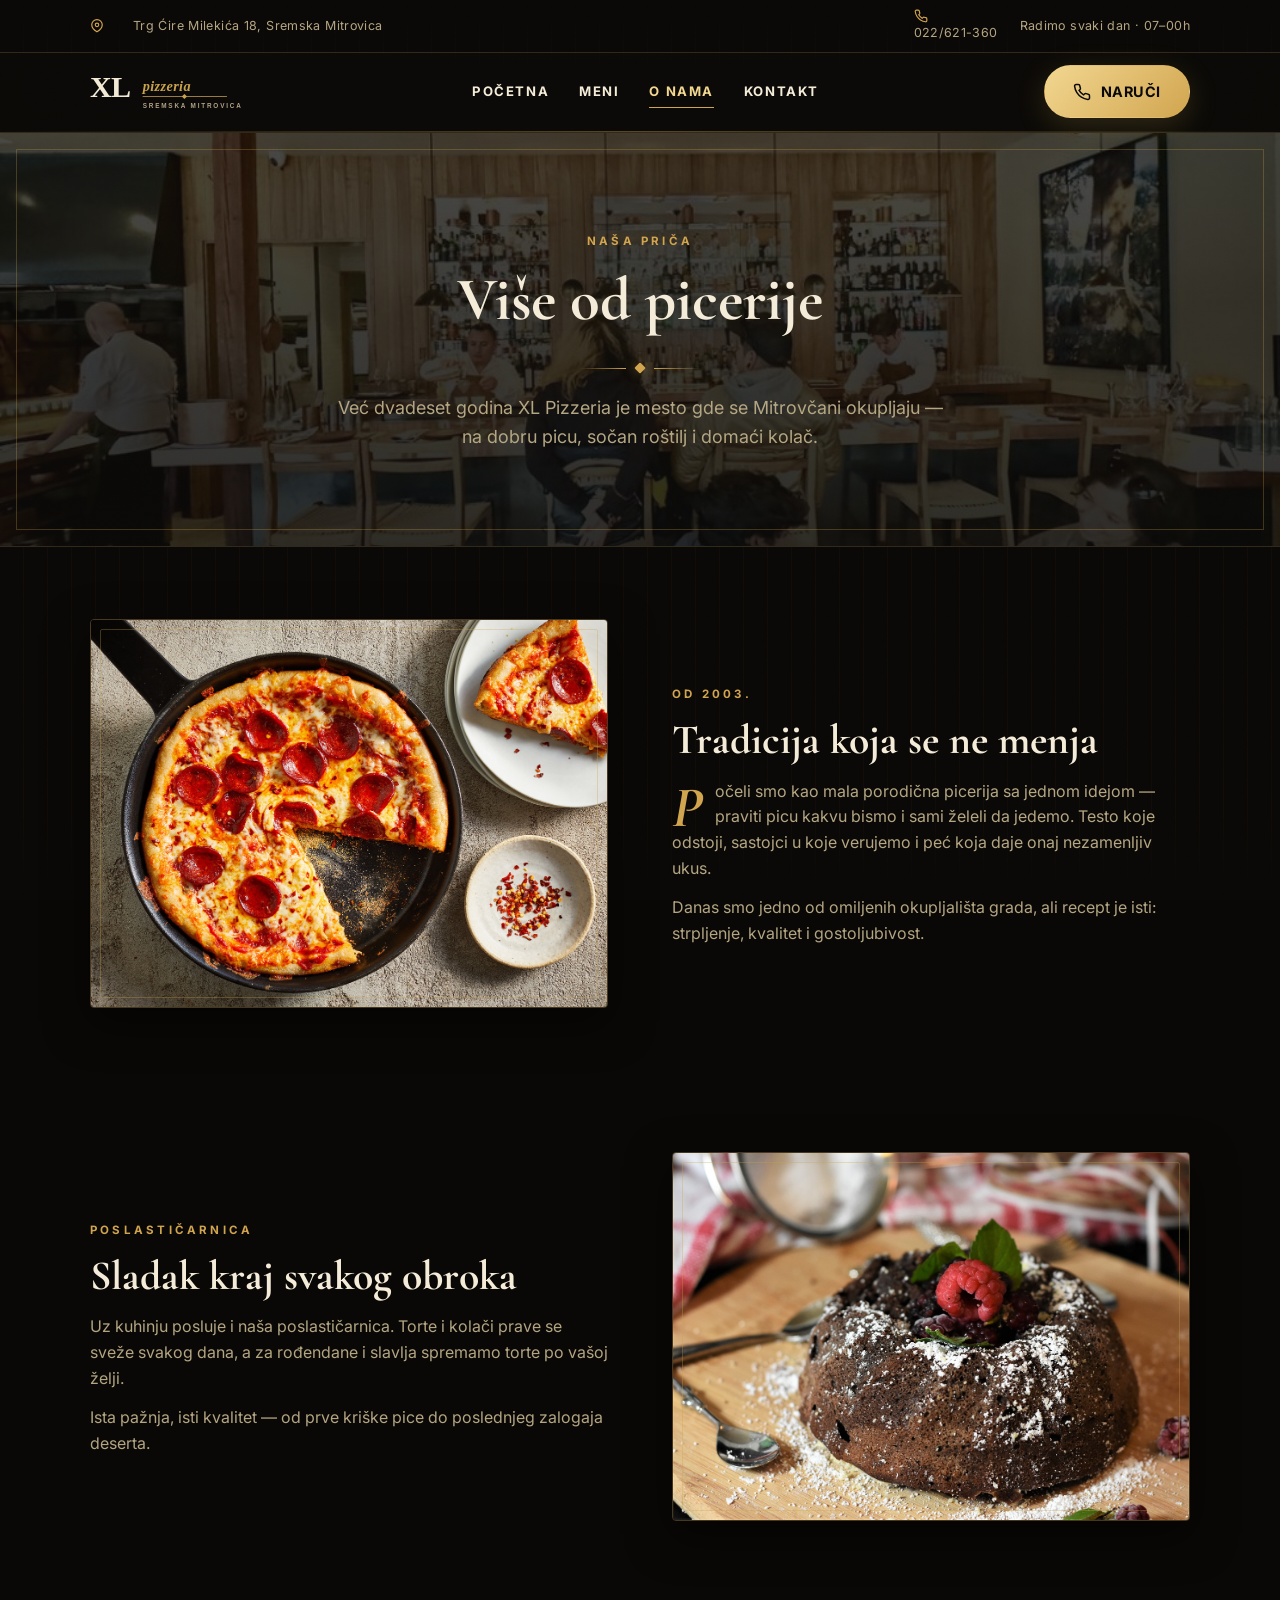
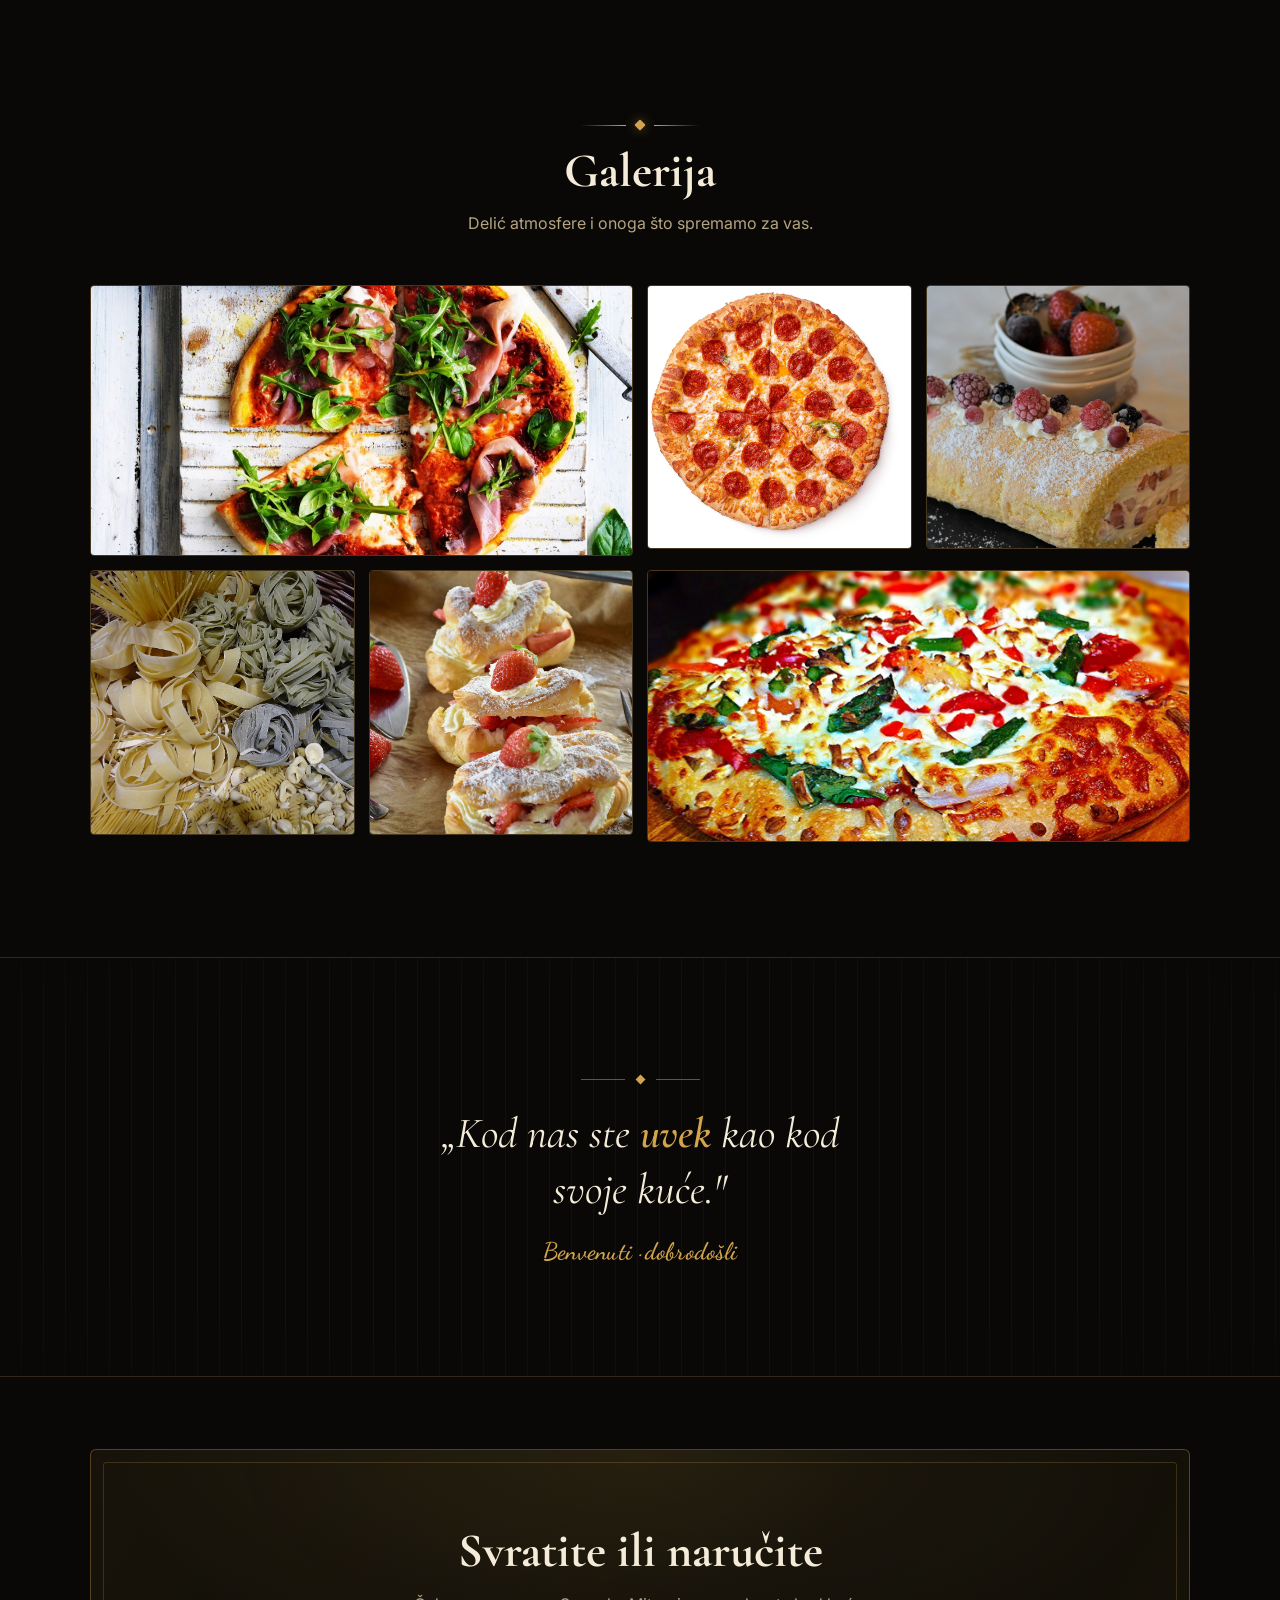
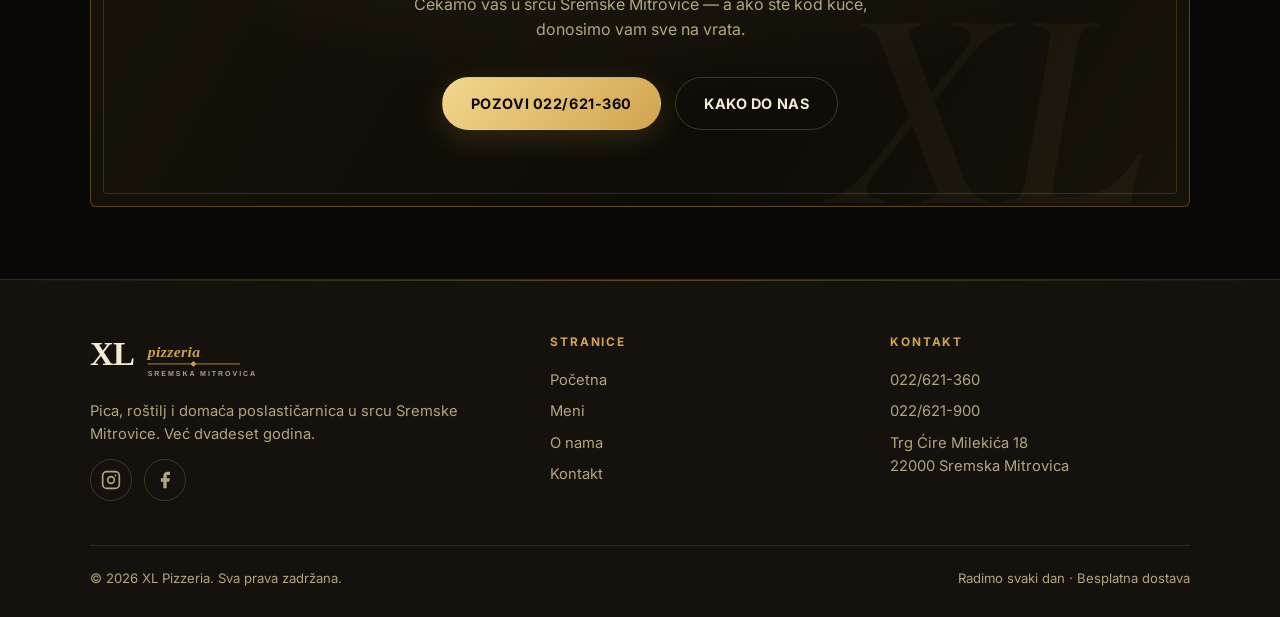
<file: o-nama.html>
<!DOCTYPE html>
<html lang="sr">
<head>
  <meta charset="UTF-8">
  <meta name="viewport" content="width=device-width, initial-scale=1.0">
  <title>O nama — XL Pizzeria Sremska Mitrovica | Naša priča i galerija</title>
  <meta name="description" content="Priča o XL Pizzeriji u Sremskoj Mitrovici — dvadeset godina picerije i domaće poslastičarnice. Pogledajte galeriju.">
  <link rel="icon" href="assets/logo.svg">
  <link rel="preconnect" href="https://fonts.googleapis.com">
  <link rel="preconnect" href="https://fonts.gstatic.com" crossorigin>
  <link href="https://fonts.googleapis.com/css2?family=Cormorant+Garamond:ital,wght@0,500;0,600;0,700;1,600;1,700&family=Dancing+Script:wght@500;600;700&family=Inter:wght@400;500;600;700;800&display=swap" rel="stylesheet">
  <link rel="stylesheet" href="css/style.css?v=9">
</head>
<body>

  <!-- INFO TRAKA -->
  <div class="topbar">
    <div class="container topbar-inner">
      <span class="tb-left"><svg viewBox="0 0 24 24" fill="none" stroke="currentColor" stroke-width="2"><path d="M21 10c0 7-9 12-9 12s-9-5-9-12a9 9 0 0 1 18 0z"/><circle cx="12" cy="10" r="3"/></svg>Trg Ćire Milekića 18, Sremska Mitrovica</span>
      <span class="tb-right"><a href="tel:+38122621360"><svg viewBox="0 0 24 24" fill="none" stroke="currentColor" stroke-width="2"><path d="M22 16.92v3a2 2 0 0 1-2.18 2 19.79 19.79 0 0 1-8.63-3.07 19.5 19.5 0 0 1-6-6 19.79 19.79 0 0 1-3.07-8.67A2 2 0 0 1 4.11 2h3a2 2 0 0 1 2 1.72c.13.96.36 1.9.7 2.81a2 2 0 0 1-.45 2.11L8.09 9.91a16 16 0 0 0 6 6l1.27-1.27a2 2 0 0 1 2.11-.45c.9.34 1.85.57 2.81.7A2 2 0 0 1 22 16.92z"/></svg>022/621-360</a><span>Radimo svaki dan &middot; 07&ndash;00h</span></span>
    </div>
  </div>

  <header class="site-header">
    <div class="container nav">
      <a href="index.html" class="brand" aria-label="XL Pizzeria početna"><img src="assets/logo.svg" alt="XL Pizzeria" class="brand-mark"></a>
      <nav class="nav-links" aria-label="Glavna navigacija">
        <a href="index.html">Početna</a>
        <a href="meni.html">Meni</a>
        <a href="o-nama.html" aria-current="page">O nama</a>
        <a href="kontakt.html">Kontakt</a>
      </nav>
      <div class="nav-cta">
        <a href="tel:+38122621360" class="btn btn--primary">
          <svg viewBox="0 0 24 24" fill="none" stroke="currentColor" stroke-width="2"><path d="M22 16.92v3a2 2 0 0 1-2.18 2 19.79 19.79 0 0 1-8.63-3.07 19.5 19.5 0 0 1-6-6 19.79 19.79 0 0 1-3.07-8.67A2 2 0 0 1 4.11 2h3a2 2 0 0 1 2 1.72c.13.96.36 1.9.7 2.81a2 2 0 0 1-.45 2.11L8.09 9.91a16 16 0 0 0 6 6l1.27-1.27a2 2 0 0 1 2.11-.45c.9.34 1.85.57 2.81.7A2 2 0 0 1 22 16.92z"/></svg>
          Naruči
        </a>
      </div>
      <button class="nav-toggle" aria-label="Otvori meni" aria-expanded="false"><span></span></button>
    </div>
  </header>

  <main>
    <section class="page-hero">
      <div class="page-hero-bg"><img src="assets/img/interior.jpg" alt=""></div>
      <div class="page-hero-inner">
        <span class="eyebrow">Naša priča</span>
        <h1>Više od picerije</h1>
        <span class="tricolor"><i></i><i></i><i></i></span>
        <p class="lead">Već dvadeset godina XL Pizzeria je mesto gde se Mitrovčani okupljaju — na dobru picu, sočan roštilj i domaći kolač.</p>
      </div>
    </section>

    <section class="section--tight container">
      <div class="split">
        <div class="split-media reveal"><img src="assets/img/about-oven.jpg" alt="Krušna peć u XL Pizzeriji"></div>
        <div class="split-body reveal">
          <span class="eyebrow">Od 2003.</span>
          <h2>Tradicija koja se ne menja</h2>
          <p class="dropcap">Počeli smo kao mala porodična picerija sa jednom idejom — praviti picu kakvu bismo i sami želeli da jedemo. Testo koje odstoji, sastojci u koje verujemo i peć koja daje onaj nezamenljiv ukus.</p>
          <p>Danas smo jedno od omiljenih okupljališta grada, ali recept je isti: strpljenje, kvalitet i gostoljubivost.</p>
        </div>
      </div>
    </section>

    <section class="section--tight container">
      <div class="split rev">
        <div class="split-media reveal"><img src="assets/img/about-dessert.jpg" alt="Domaći kolači iz poslastičarnice"></div>
        <div class="split-body reveal">
          <span class="eyebrow">Poslastičarnica</span>
          <h2>Sladak kraj svakog obroka</h2>
          <p>Uz kuhinju posluje i naša poslastičarnica. Torte i kolači prave se sveže svakog dana, a za rođendane i slavlja spremamo torte po vašoj želji.</p>
          <p>Ista pažnja, isti kvalitet — od prve kriške pice do poslednjeg zalogaja deserta.</p>
        </div>
      </div>
    </section>

    <!-- GALERIJA -->
    <section class="section container">
      <div class="section-head center reveal">
        <span class="tricolor"><i></i><i></i><i></i></span>
        <h2>Galerija</h2>
        <p>Delić atmosfere i onoga što spremamo za vas.</p>
      </div>
      <div class="gallery">
        <figure class="wide reveal"><img src="assets/img/gallery-1.jpg?v=2" alt="Pica sa pršutom i rukolom"></figure>
        <figure class="reveal"><img src="assets/img/gallery-2.jpg?v=2" alt="Pepperoni pica"></figure>
        <figure class="reveal"><img src="assets/img/gallery-3.jpg?v=2" alt="Domaći voćni kolač"></figure>
        <figure class="reveal"><img src="assets/img/gallery-4.jpg?v=2" alt="Domaće testenine"></figure>
        <figure class="reveal"><img src="assets/img/gallery-5.jpg?v=2" alt="Kolači sa jagodama"></figure>
        <figure class="wide reveal"><img src="assets/img/gallery-6.jpg?v=2" alt="Pica sa povrćem iz krušne peći"></figure>
      </div>
    </section>

    <section class="quote-band reveal">
      <span class="qb-orn"><i></i><span class="gem"></span><i></i></span>
      <p class="q">„Kod nas ste <b>uvek</b> kao kod svoje kuće."</p>
      <p class="sig">Benvenuti &middot; dobrodošli</p>
    </section>

    <section class="section--tight container">
      <div class="cta-banner reveal">
        <h2>Svratite ili naručite</h2>
        <p>Čekamo vas u srcu Sremske Mitrovice — a ako ste kod kuće, donosimo vam sve na vrata.</p>
        <div class="hero-actions">
          <a href="tel:+38122621360" class="btn btn--primary">Pozovi 022/621-360</a>
          <a href="kontakt.html" class="btn btn--ghost">Kako do nas</a>
        </div>
      </div>
    </section>
  </main>

  <footer class="site-footer">
    <div class="container">
      <div class="footer-grid">
        <div>
          <div class="footer-brand"><img src="assets/logo.svg" alt="XL Pizzeria"></div>
          <p>Pica, roštilj i domaća poslastičarnica u srcu Sremske Mitrovice. Već dvadeset godina.</p>
          <div class="footer-social">
            <a href="https://www.instagram.com/xlpizzeria.rs/" target="_blank" rel="noopener" aria-label="Instagram"><svg viewBox="0 0 24 24" fill="none" stroke="currentColor" stroke-width="2"><rect x="2" y="2" width="20" height="20" rx="5"/><circle cx="12" cy="12" r="4"/><circle cx="17.5" cy="6.5" r="1" fill="currentColor" stroke="none"/></svg></a>
            <a href="https://www.facebook.com/p/Xl-Pizzeria-100077171096664/" target="_blank" rel="noopener" aria-label="Facebook"><svg viewBox="0 0 24 24" fill="currentColor"><path d="M18 2h-3a5 5 0 0 0-5 5v3H7v4h3v8h4v-8h3l1-4h-4V7a1 1 0 0 1 1-1h3z"/></svg></a>
          </div>
        </div>
        <div>
          <h4>Stranice</h4>
          <a href="index.html">Početna</a><a href="meni.html">Meni</a><a href="o-nama.html">O nama</a><a href="kontakt.html">Kontakt</a>
        </div>
        <div>
          <h4>Kontakt</h4>
          <a href="tel:+38122621360">022/621-360</a><a href="tel:+38122621900">022/621-900</a>
          <p>Trg Ćire Milekića 18<br>22000 Sremska Mitrovica</p>
        </div>
      </div>
      <div class="footer-bottom">
        <span>&copy; <span data-year>2026</span> XL Pizzeria. Sva prava zadržana.</span>
        <span>Radimo svaki dan &middot; Besplatna dostava</span>
      </div>
    </div>
  </footer>

  <script src="js/main.js"></script>
</body>
</html>
</file>
<file: css/style.css>
/* ==========================================================================
   XL Pizzeria — Sremska Mitrovica
   Crno + zlato, vintage tratorija šmek. Čist CSS, bez zavisnosti.
   ========================================================================== */

/* ---------- Tokeni ---------- */
:root {
  --ink:      #0a0806;   /* espresso crna — topla, duboka, 'skupa' */
  --ink-2:    #15110c;   /* kartice, sekcije */
  --ink-3:    #201a12;   /* elevacija 2, hover */
  --line:     #302818;   /* topli tamno-zlatni border */
  --line-2:   #46381f;   /* jači border/frame */
  --cream:    #f4ecd8;   /* glavni tekst (topla ivory) */
  --muted:    #b3a582;   /* sekundarni tekst */
  --gold:     #d1a44e;   /* topli amber/med — unikatnije od obicnog zlata */
  --gold-2:   #f2d78f;   /* champagne highlight (vrh gradijenta) */
  --gold-deep:#986f2c;   /* dublje zlato, senke */

  --font-display: "Cormorant Garamond", Georgia, "Times New Roman", serif;
  --font-sans: "Inter", system-ui, -apple-system, "Segoe UI", sans-serif;
  --font-script: "Dancing Script", "Segoe Script", cursive;  /* italijanski rukopisni akcenat */

  --r-card: 6px;
  --r-img: 4px;
  --r-pill: 999px;

  --shadow: 0 14px 44px rgba(0,0,0,.55);
  --shadow-lg: 0 24px 70px rgba(0,0,0,.65);
  --glow-gold: 0 8px 30px rgba(201,162,75,.20);

  --container: 1180px;
  --gutter: clamp(16px, 4vw, 40px);

  --ease: cubic-bezier(.22,.61,.36,1);
}

/* ---------- Reset ---------- */
*, *::before, *::after { box-sizing: border-box; }
* { margin: 0; }
html { scroll-behavior: smooth; -webkit-text-size-adjust: 100%; }
body {
  font-family: var(--font-sans);
  background: var(--ink);
  color: var(--cream);
  line-height: 1.6;
  -webkit-font-smoothing: antialiased;
  text-rendering: optimizeLegibility;
  overflow-x: hidden;
  /* suptilna vintage tekstura */
  background-image:
    radial-gradient(120% 80% at 50% -10%, rgba(201,162,75,.05), transparent 60%);
  background-attachment: fixed;
}
img, svg { display: block; max-width: 100%; }
a { color: inherit; text-decoration: none; }
button { font: inherit; cursor: pointer; }
ul { list-style: none; padding: 0; }
::selection { background: var(--gold); color: var(--ink); }

/* ---------- Tipografija ---------- */
/* Cormorant je nizak/lagan pa naslovi idu deblji (700) i malo veci da ne budu 'prefini' */
h1, h2, h3, h4 { font-family: var(--font-display); font-weight: 700; line-height: 1.08; letter-spacing: 0; }
.eyebrow {
  font-family: var(--font-sans);
  text-transform: uppercase;
  letter-spacing: .28em;
  font-size: .72rem;
  font-weight: 700;
  color: var(--gold);
}
.lead { font-size: 1.125rem; color: var(--muted); }

/* ---------- Layout ---------- */
.container { width: 100%; max-width: var(--container); margin-inline: auto; padding-inline: var(--gutter); }
.section { padding-block: clamp(56px, 9vw, 120px); }
.section--tight { padding-block: clamp(40px, 6vw, 72px); }
.center { text-align: center; }
.stack-sm > * + * { margin-top: 12px; }

.section-head { max-width: 640px; margin-bottom: 48px; }
.section-head.center { margin-inline: auto; }
.section-head h2 { font-size: clamp(2rem, 5vw, 3rem); margin-top: 12px; }
.section-head p { margin-top: 14px; color: var(--muted); }

/* Vintage ornament razdelnik (koristi staru .tricolor markup: 3 <i>) */
.tricolor { display: inline-flex; align-items: center; justify-content: center; height: auto; width: auto; background: none; overflow: visible; gap: 0; }
.tricolor i { flex: 0 0 auto; }
.tricolor i:nth-child(1) { width: 46px; height: 1px; background: linear-gradient(90deg, transparent, var(--gold)); }
.tricolor i:nth-child(2) { width: 8px; height: 8px; background: var(--gold); transform: rotate(45deg); border-radius: 1px; margin: 0 10px; box-shadow: 0 0 12px rgba(201,162,75,.5); }
.tricolor i:nth-child(3) { width: 46px; height: 1px; background: linear-gradient(90deg, var(--gold), transparent); }

/* ---------- Dugmad ---------- */
.btn {
  display: inline-flex; align-items: center; gap: 10px;
  padding: 14px 28px; border-radius: var(--r-pill);
  font-weight: 700; font-size: .9rem; letter-spacing: .04em; text-transform: uppercase;
  border: 1px solid transparent; min-height: 48px;
  transition: transform .25s var(--ease), background .25s var(--ease), border-color .25s var(--ease), color .25s var(--ease);
}
.btn:focus-visible { outline: 3px solid var(--gold); outline-offset: 3px; }
.btn--primary { background: linear-gradient(135deg, var(--gold-2), var(--gold)); color: var(--ink); box-shadow: var(--glow-gold); }
.btn--primary:hover { background: linear-gradient(135deg, #f0d99b, var(--gold-2)); transform: translateY(-2px); }
.btn--ghost { border-color: var(--line-2); color: var(--cream); background: transparent; }
.btn--ghost:hover { border-color: var(--gold); color: var(--gold-2); transform: translateY(-2px); }
.btn--gold { background: linear-gradient(135deg, var(--gold-2), var(--gold)); color: var(--ink); }
.btn--gold:hover { transform: translateY(-2px); filter: brightness(1.06); }
.btn svg { width: 18px; height: 18px; }

/* ---------- Header ---------- */
.site-header {
  position: sticky; top: 0; z-index: 100;
  background: rgba(11,10,8,.86);
  backdrop-filter: blur(14px);
  border-bottom: 1px solid var(--line);
}
.site-header::after { content:""; display:block; height:1px; background: linear-gradient(90deg, transparent, rgba(201,162,75,.4), transparent); }
.nav { display: flex; align-items: center; justify-content: space-between; height: 78px; gap: 24px; }
.brand { display: flex; align-items: center; gap: 12px; }
.brand .brand-mark { height: 42px; width: auto; }
.nav-links { display: flex; align-items: center; gap: 30px; }
.nav-links a { font-size: .82rem; font-weight: 700; text-transform: uppercase; letter-spacing: .12em; color: var(--cream); position: relative; padding: 6px 0; }
.nav-links a::after { content:""; position:absolute; left:0; bottom:0; height:1.5px; width:0; background: var(--gold); transition: width .25s var(--ease); }
.nav-links a:hover::after, .nav-links a[aria-current="page"]::after { width: 100%; }
.nav-links a[aria-current="page"] { color: var(--gold-2); }
.nav-cta { display: flex; align-items: center; gap: 12px; }

.nav-toggle { display: none; background: none; border: 1px solid var(--line-2); border-radius: 8px; width: 46px; height: 46px; align-items: center; justify-content: center; }
.nav-toggle span, .nav-toggle span::before, .nav-toggle span::after {
  content:""; display:block; width: 20px; height: 2px; background: var(--cream); position: relative; transition: .3s var(--ease);
}
.nav-toggle span::before { position:absolute; top:-6px; }
.nav-toggle span::after { position:absolute; top:6px; }

/* ---------- Hero ---------- */
.hero { position: relative; min-height: 90vh; display: flex; align-items: center; overflow: hidden; }
.hero-bg { position: absolute; inset: 0; z-index: 0; }
.hero-bg img { width: 100%; height: 100%; object-fit: cover; }
.hero-bg::after { content:""; position:absolute; inset:0;
  background: linear-gradient(180deg, rgba(11,10,8,.78) 0%, rgba(11,10,8,.66) 40%, rgba(11,10,8,.95) 100%),
              radial-gradient(70% 60% at 22% 32%, rgba(201,162,75,.16), transparent 70%);
}
/* vintage okvir preko heroja */
.hero::before { content:""; position:absolute; inset:18px; border: 1px solid rgba(201,162,75,.28); z-index: 2; pointer-events:none; }
.hero-inner { position: relative; z-index: 3; max-width: 700px; padding-block: 64px; }
.hero h1 { font-size: clamp(2.75rem, 8vw, 5.5rem); margin: 18px 0; }
.hero h1 .accent { color: var(--gold); font-style: italic; }
.hero p { font-family: var(--font-display); font-style: italic; font-weight: 500; font-size: clamp(1.3rem, 3vw, 1.75rem); line-height: 1.42; color: var(--cream); opacity: .95; max-width: 44ch; }
.hero-actions { display: flex; flex-wrap: wrap; gap: 14px; margin-top: 34px; }
.hero-meta { display: flex; flex-wrap: wrap; gap: 26px; margin-top: 40px; color: var(--muted); font-size: .88rem; letter-spacing: .02em; }
.hero-meta strong { color: var(--cream); font-weight: 700; }

/* ---------- Prednosti ---------- */
.features { display: grid; grid-template-columns: repeat(auto-fit, minmax(220px, 1fr)); gap: 18px; }
.feature {
  background: var(--ink-2); border: 1px solid var(--line); border-radius: var(--r-card);
  padding: 30px 26px; transition: transform .3s var(--ease), border-color .3s var(--ease);
  position: relative;
}
.feature::before { content:""; position:absolute; inset:6px; border:1px solid transparent; border-radius: 3px; transition: border-color .3s var(--ease); pointer-events:none; }
.feature:hover { transform: translateY(-4px); border-color: var(--gold); }
.feature:hover::before { border-color: rgba(201,162,75,.25); }
.feature .ico { width: 48px; height: 48px; border-radius: 10px; display: grid; place-items: center; background: rgba(201,162,75,.1); color: var(--gold); margin-bottom: 18px; border: 1px solid rgba(201,162,75,.25); }
.feature .ico svg { width: 24px; height: 24px; }
.feature h3 { font-size: 1.2rem; margin-bottom: 8px; }
.feature p { color: var(--muted); font-size: .95rem; }

/* ---------- Istaknuta jela ---------- */
.dish-grid { display: grid; grid-template-columns: repeat(auto-fill, minmax(280px, 1fr)); gap: 24px; }
.dish {
  background: var(--ink-2); border: 1px solid var(--line); border-radius: var(--r-card);
  overflow: hidden; transition: transform .3s var(--ease), box-shadow .3s var(--ease), border-color .3s var(--ease);
}
.dish:hover { transform: translateY(-6px); box-shadow: var(--shadow); border-color: rgba(201,162,75,.4); }
.dish-img { aspect-ratio: 4/3; overflow: hidden; background: var(--ink-3); }
.dish-img img { width: 100%; height: 100%; object-fit: cover; transition: transform .5s var(--ease); }
.dish:hover .dish-img img { transform: scale(1.06); }
.dish-body { padding: 22px 24px; }
.dish-body .row { display: flex; justify-content: space-between; align-items: baseline; gap: 12px; }
.dish-body h3 { font-size: 1.3rem; }
.dish-body .price { font-family: var(--font-display); color: var(--gold); font-size: 1.15rem; white-space: nowrap; font-style: italic; }
.dish-body p { color: var(--muted); font-size: .9rem; margin-top: 6px; }

/* ---------- Split ---------- */
.split { display: grid; grid-template-columns: 1fr 1fr; gap: clamp(28px, 5vw, 64px); align-items: center; }
.split.rev .split-media { order: 2; }
.split-media { position: relative; }
.split-media img { width: 100%; border-radius: var(--r-img); box-shadow: var(--shadow); border: 1px solid var(--line-2); }
.split-media::after { content:""; position:absolute; inset:10px; border:1px solid rgba(201,162,75,.3); border-radius: 2px; pointer-events:none; }
.split-body h2 { font-size: clamp(1.75rem, 4vw, 2.6rem); margin: 12px 0 16px; }
.split-body p + p { margin-top: 14px; }
.split-body p { color: var(--muted); }

/* ---------- Meni ---------- */
.menu-tabs { display: flex; flex-wrap: wrap; gap: 10px; justify-content: center; margin-bottom: 44px; }
.menu-tab {
  padding: 11px 22px; border-radius: var(--r-pill); border: 1px solid var(--line-2);
  background: transparent; color: var(--muted); font-weight: 700; font-size: .78rem; min-height: 44px;
  text-transform: uppercase; letter-spacing: .1em;
  transition: .25s var(--ease);
}
.menu-tab:hover { color: var(--cream); border-color: var(--gold); }
.menu-tab[aria-selected="true"] { background: linear-gradient(135deg, var(--gold-2), var(--gold)); color: var(--ink); border-color: var(--gold); }
.menu-tab:focus-visible { outline: 3px solid var(--gold); outline-offset: 2px; }

.menu-panel { display: none; animation: fade .4s var(--ease); }
.menu-panel.is-active { display: block; }
@keyframes fade { from { opacity: 0; transform: translateY(8px); } to { opacity: 1; transform: none; } }

.menu-cat-title { font-size: 1.6rem; margin: 0 0 6px; color: var(--gold-2); font-style: italic; }
.menu-cat-note { color: var(--muted); font-size: .9rem; margin-bottom: 24px; }
.menu-list { display: grid; grid-template-columns: repeat(auto-fill, minmax(340px, 1fr)); gap: 4px 48px; }
.menu-item {
  display: grid; grid-template-columns: 1fr auto; align-items: baseline; gap: 12px;
  padding: 15px 0; border-bottom: 1px dotted var(--line-2);
}
.menu-item .mi-name { font-weight: 700; color: var(--cream); }
.menu-item .mi-desc { display: block; color: var(--muted); font-size: .84rem; font-weight: 400; margin-top: 3px; }
.menu-item .mi-price { font-family: var(--font-display); color: var(--gold); font-size: 1.05rem; white-space: nowrap; font-style: italic; }
.menu-item .mi-price.tbd { color: var(--muted); font-style: italic; font-size: .85rem; font-family: var(--font-sans); }
.menu-item .mi-size { display: inline-block; margin-left: 8px; font-family: var(--font-sans); font-weight: 600; font-size: .68rem; letter-spacing: .02em; color: var(--gold); background: rgba(201,162,75,.1); border: 1px solid rgba(201,162,75,.32); border-radius: 999px; padding: 1px 8px; vertical-align: 2px; white-space: nowrap; }
.size-legend { display: flex; flex-wrap: wrap; gap: 10px; margin-bottom: 14px; }
.size-legend span { font-size: .8rem; color: var(--muted); background: rgba(201,162,75,.08); border: 1px solid rgba(201,162,75,.28); border-radius: 999px; padding: 5px 14px; }
.size-legend b { color: var(--gold); font-weight: 700; margin-right: 4px; }

.menu-note {
  margin-top: 40px; padding: 18px 22px; border-radius: var(--r-card);
  background: rgba(201,162,75,.07); border: 1px solid rgba(201,162,75,.28); color: var(--muted); font-size: .9rem;
}
.menu-note strong { color: var(--gold-2); }

/* ---------- Galerija ---------- */
.gallery { display: grid; grid-template-columns: repeat(auto-fill, minmax(240px, 1fr)); gap: 14px; }
.gallery figure { margin: 0; border-radius: var(--r-img); overflow: hidden; background: var(--ink-3); aspect-ratio: 1; border: 1px solid var(--line-2); position: relative; }
.gallery img { width: 100%; height: 100%; object-fit: cover; transition: transform .5s var(--ease); }
.gallery figure:hover img { transform: scale(1.08); }
.gallery .wide { grid-column: span 2; aspect-ratio: 2/1; }

/* ---------- Kontakt ---------- */
.contact-grid { display: grid; grid-template-columns: 1fr 1.2fr; gap: clamp(28px, 5vw, 56px); align-items: start; }
.info-block + .info-block { margin-top: 26px; }
.info-block h3 { font-size: 1.05rem; color: var(--gold-2); margin-bottom: 10px; display: flex; align-items: center; gap: 10px; font-style: italic; }
.info-block h3 svg { width: 20px; height: 20px; color: var(--gold); }
.info-block p, .info-block a { color: var(--muted); }
.info-block a:hover { color: var(--gold-2); }
.hours-table { width: 100%; border-collapse: collapse; }
.hours-table td { padding: 10px 0; border-bottom: 1px dotted var(--line-2); font-size: .92rem; }
.hours-table td:last-child { text-align: right; color: var(--cream); font-variant-numeric: tabular-nums; }
.hours-table tr.today td { color: var(--gold-2); }
.hours-table tr.today td:first-child::after { content: " • danas"; font-size: .68rem; color: var(--gold); letter-spacing: .1em; }
.map-embed { border-radius: var(--r-card); overflow: hidden; border: 1px solid var(--line-2); box-shadow: var(--shadow); }
.map-embed iframe { width: 100%; height: 420px; border: 0; display: block; filter: grayscale(.35) contrast(1.05) sepia(.15); }

/* ---------- CTA banner ---------- */
.cta-banner {
  position: relative; border-radius: var(--r-card); overflow: hidden;
  background:
    radial-gradient(80% 120% at 50% 0%, rgba(201,162,75,.12), transparent 60%),
    linear-gradient(120deg, #17130a, #0e0c07 60%, #17130a);
  border: 1px solid rgba(201,162,75,.35); padding: clamp(40px, 6vw, 76px);
  text-align: center;
}
.cta-banner::before { content:""; position:absolute; inset:12px; border:1px solid rgba(201,162,75,.22); border-radius: 3px; pointer-events:none; }
.cta-banner h2 { font-size: clamp(1.9rem, 5vw, 3rem); margin-bottom: 14px; }
.cta-banner p { color: var(--muted); max-width: 46ch; margin: 0 auto 28px; }
.cta-banner .hero-actions { justify-content: center; }

/* ---------- Footer ---------- */
.site-footer { background: var(--ink-2); border-top: 1px solid var(--line); padding-block: 56px 28px; position: relative; }
.site-footer::before { content:""; position:absolute; top:0; left:0; right:0; height:1px; background: linear-gradient(90deg, transparent, rgba(201,162,75,.4), transparent); }
.footer-grid { display: grid; grid-template-columns: 1.4fr 1fr 1fr; gap: 40px; }
.footer-grid h4 { font-family: var(--font-sans); text-transform: uppercase; letter-spacing: .16em; font-size: .74rem; color: var(--gold); margin-bottom: 16px; }
.footer-grid a, .footer-grid p { color: var(--muted); font-size: .92rem; display: block; padding: 4px 0; }
.footer-grid a:hover { color: var(--gold-2); }
.footer-brand { display: flex; align-items: center; gap: 12px; margin-bottom: 14px; }
.footer-brand img { height: 46px; }
.footer-social { display: flex; gap: 12px; margin-top: 8px; }
.footer-social a { width: 42px; height: 42px; border-radius: 50%; border: 1px solid var(--line-2); display: grid; place-items: center; color: var(--muted); }
.footer-social a:hover { border-color: var(--gold); color: var(--gold); }
.footer-social svg { width: 20px; height: 20px; }
.footer-bottom { margin-top: 44px; padding-top: 22px; border-top: 1px solid var(--line); display: flex; flex-wrap: wrap; justify-content: space-between; gap: 12px; color: var(--muted); font-size: .82rem; }

/* ---------- Reveal ---------- */
.reveal { opacity: 0; transform: translateY(24px); transition: opacity .7s var(--ease), transform .7s var(--ease); }
.reveal.in { opacity: 1; transform: none; }

/* ---------- Vintage detalji / duša ---------- */
/* Fine pinstripe linije kao italijansko odelo — globalna suptilna tekstura */
body::before {
  content: "";
  position: fixed; inset: 0; z-index: 0; pointer-events: none;
  background-image: repeating-linear-gradient(
    90deg,
    transparent 0 23px,
    rgba(201,162,75,.03) 23px 24px
  );
  -webkit-mask-image: linear-gradient(180deg, transparent, #000 10%, #000 90%, transparent);
  mask-image: linear-gradient(180deg, transparent, #000 10%, #000 90%, transparent);
}
main, .site-footer { position: relative; z-index: 1; }
/* header MORA ostati iznad sadržaja (z-index:100 iz .site-header pravila) da mobilni meni ne bude prekriven */

/* Ornamentalni razdelnik sekcija */
.divider { display: flex; align-items: center; justify-content: center; gap: 16px; padding-block: 6px; }
.divider::before, .divider::after { content: ""; height: 1px; width: min(140px, 26vw); }
.divider::before { background: linear-gradient(90deg, transparent, rgba(201,162,75,.55)); }
.divider::after  { background: linear-gradient(90deg, rgba(201,162,75,.55), transparent); }
.divider .gem { width: 8px; height: 8px; background: var(--gold); transform: rotate(45deg); box-shadow: 0 0 12px rgba(201,162,75,.5); flex: 0 0 auto; }
.divider .txt { font-size: .72rem; letter-spacing: .32em; text-transform: uppercase; font-weight: 700; color: var(--gold); white-space: nowrap; }

/* Dekorativna citat-traka sa pinstripe pozadinom (daje dušu praznim delovima) */
.quote-band { position: relative; overflow: hidden; text-align: center; padding: clamp(52px, 9vw, 104px) var(--gutter); border-block: 1px solid var(--line); background: var(--ink); }
.quote-band::before {
  content: ""; position: absolute; inset: 0; z-index: 0;
  background-image: repeating-linear-gradient(90deg, transparent 0 21px, rgba(201,162,75,.055) 21px 22px);
  -webkit-mask-image: radial-gradient(120% 100% at 50% 50%, #000 40%, transparent 85%);
  mask-image: radial-gradient(120% 100% at 50% 50%, #000 40%, transparent 85%);
}
.quote-band > * { position: relative; z-index: 1; }
.quote-band .qb-orn { display: inline-flex; align-items: center; gap: 12px; margin-bottom: 22px; }
.quote-band .qb-orn i { width: 44px; height: 1px; background: rgba(201,162,75,.5); }
.quote-band .qb-orn .gem { width: 7px; height: 7px; background: var(--gold); transform: rotate(45deg); }
.quote-band .q { font-family: var(--font-display); font-style: italic; font-size: clamp(1.5rem, 4vw, 2.7rem); line-height: 1.3; color: var(--cream); max-width: 24ch; margin: 0 auto; }
.quote-band .q b { color: var(--gold); font-weight: 600; }
.quote-band .sig { margin-top: 16px; font-family: var(--font-script); font-size: 1.5rem; letter-spacing: .01em; text-transform: none; color: var(--gold); font-weight: 600; }

/* Suptilan monogram-watermark na CTA baneru */
.cta-banner::after {
  content: "XL"; position: absolute; right: 4%; bottom: -14%;
  font-family: var(--font-display); font-style: italic; font-weight: 700;
  font-size: clamp(9rem, 24vw, 18rem); line-height: 1; color: rgba(201,162,75,.05);
  z-index: 0; pointer-events: none; user-select: none;
}
.cta-banner > * { position: relative; z-index: 1; }

/* ---------- Info-traka (gornja utility traka) ---------- */
.topbar { background: var(--ink); border-bottom: 1px solid var(--line); font-size: .78rem; color: var(--muted); letter-spacing: .03em; }
.topbar-inner { display: flex; align-items: center; justify-content: space-between; gap: 16px; padding-block: 9px; }
.topbar .tb-left, .topbar .tb-right { display: flex; align-items: center; gap: 22px; }
.topbar a { color: var(--muted); }
.topbar a:hover { color: var(--gold-2); }
.topbar svg { width: 14px; height: 14px; color: var(--gold); vertical-align: -2px; margin-right: 7px; }

/* ---------- Ken Burns zoom na hero ---------- */
@keyframes kenburns { from { transform: scale(1); } to { transform: scale(1.1); } }
.hero-bg img { animation: kenburns 24s ease-in-out infinite alternate; will-change: transform; }

/* ---------- Banner podstranica ---------- */
.page-hero { position: relative; overflow: hidden; min-height: clamp(300px, 46vh, 460px); display: flex; align-items: center; justify-content: center; text-align: center; border-bottom: 1px solid var(--line); }
.page-hero-bg { position: absolute; inset: 0; z-index: 0; }
.page-hero-bg img { width: 100%; height: 100%; object-fit: cover; }
.page-hero-bg::after { content: ""; position: absolute; inset: 0;
  background: linear-gradient(180deg, rgba(11,10,8,.74), rgba(11,10,8,.86)),
              radial-gradient(60% 80% at 50% 42%, rgba(201,162,75,.14), transparent 70%); }
.page-hero::before { content: ""; position: absolute; inset: 16px; border: 1px solid rgba(201,162,75,.28); z-index: 1; pointer-events: none; }
.page-hero-inner { position: relative; z-index: 2; padding: 40px var(--gutter); max-width: 760px; }
.page-hero-inner h1 { font-size: clamp(2.4rem, 6vw, 3.8rem); margin: 14px 0 18px; }
.page-hero-inner .tricolor { margin: 0 auto; }
.page-hero-inner .lead { margin-top: 18px; margin-inline: auto; max-width: 56ch; }

/* ---------- Full-bleed feature red ---------- */
.feature-row { display: grid; grid-template-columns: 1fr 1fr; align-items: stretch; }
.feature-row.rev .fr-media { order: 2; }
.fr-media { position: relative; min-height: 460px; overflow: hidden; }
.fr-media img { position: absolute; inset: 0; width: 100%; height: 100%; object-fit: cover; transition: transform .6s var(--ease); }
.feature-row:hover .fr-media img { transform: scale(1.05); }
.fr-media::after { content: ""; position: absolute; inset: 0; box-shadow: inset 0 0 120px rgba(0,0,0,.5); }
.fr-body { display: flex; align-items: center; padding: clamp(40px, 6vw, 96px); }
.fr-body .fr-inner { max-width: 520px; }
.fr-inner h2 { font-size: clamp(1.75rem, 4vw, 2.6rem); margin: 12px 0 16px; }
.fr-inner p { color: var(--muted); }
.fr-inner p + p { margin-top: 14px; }
.fr-inner .hero-actions { margin-top: 26px; }

/* ---------- Back-to-top dugme ---------- */
.to-top { position: fixed; right: 22px; bottom: 22px; width: 50px; height: 50px; border-radius: 50%;
  border: 1px solid var(--gold); background: rgba(20,16,9,.85); color: var(--gold);
  display: grid; place-items: center; cursor: pointer; opacity: 0; visibility: hidden; transform: translateY(10px);
  transition: opacity .3s var(--ease), transform .3s var(--ease), background .3s var(--ease), color .3s var(--ease);
  z-index: 200; backdrop-filter: blur(6px); }
.to-top.show { opacity: 1; visibility: visible; transform: none; }
.to-top:hover { background: var(--gold); color: var(--ink); }
.to-top:focus-visible { outline: 3px solid var(--gold); outline-offset: 3px; }
.to-top svg { width: 20px; height: 20px; }

/* ---------- Editorial meni (banner po kategoriji) ---------- */
.menu-cat-banner { position: relative; border-radius: var(--r-card); overflow: hidden; margin-bottom: 34px; min-height: 168px; display: flex; align-items: center; border: 1px solid var(--line-2); }
.menu-cat-banner img { position: absolute; inset: 0; width: 100%; height: 100%; object-fit: cover; }
.menu-cat-banner::after { content: ""; position: absolute; inset: 0; background: linear-gradient(90deg, rgba(11,10,8,.95) 22%, rgba(11,10,8,.62) 68%, rgba(11,10,8,.35)); }
.menu-cat-banner::before { content: ""; position: absolute; inset: 10px; border: 1px solid rgba(201,162,75,.3); z-index: 1; pointer-events: none; }
.mcb-text { position: relative; z-index: 2; padding: 26px clamp(22px, 4vw, 46px); }
.mcb-text .num { display: inline-block; font-family: var(--font-script); font-weight: 600; color: var(--gold); font-size: 1.5rem; letter-spacing: 0; margin-bottom: 2px; }
.mcb-text h2 { font-size: clamp(1.7rem, 4vw, 2.4rem); color: var(--cream); font-style: italic; }
.mcb-text p { color: var(--muted); font-size: .9rem; margin-top: 6px; max-width: 46ch; }

/* ---------- Zlatni scrollbar ---------- */
html { scrollbar-color: var(--gold-deep) var(--ink); scrollbar-width: thin; }
::-webkit-scrollbar { width: 12px; height: 12px; }
::-webkit-scrollbar-track { background: var(--ink); }
::-webkit-scrollbar-thumb { background: linear-gradient(var(--gold-deep), var(--gold)); border-radius: 10px; border: 3px solid var(--ink); }
::-webkit-scrollbar-thumb:hover { background: var(--gold); }

/* ---------- Drop-cap u priči ---------- */
.dropcap::first-letter { font-family: var(--font-display); font-style: italic; font-weight: 700; font-size: 3.6em; line-height: .74; float: left; color: var(--gold); padding: 8px 12px 0 0; }

/* ---------- "Naruči" overlay na hover preko jela ---------- */
.dish-img { position: relative; }
.dish-img::after { content: "Naruči \00BB"; position: absolute; inset: 0; display: flex; align-items: center; justify-content: center;
  background: linear-gradient(rgba(11,10,8,.35), rgba(11,10,8,.62)); color: var(--gold-2);
  font-family: var(--font-display); font-style: italic; font-size: 1.4rem; letter-spacing: .04em;
  opacity: 0; transition: opacity .35s var(--ease); }
.dish:hover .dish-img::after { opacity: 1; }
a.dish { color: inherit; display: block; }

/* ---------- Film-grain preko cele stranice ---------- */
.grain { position: fixed; inset: 0; z-index: 300; pointer-events: none; opacity: .05; mix-blend-mode: overlay;
  background-image: url("data:image/svg+xml,%3Csvg xmlns='http://www.w3.org/2000/svg' width='120' height='120'%3E%3Cfilter id='n'%3E%3CfeTurbulence type='fractalNoise' baseFrequency='0.85' numOctaves='2' stitchTiles='stitch'/%3E%3C/filter%3E%3Crect width='100%25' height='100%25' filter='url(%23n)'/%3E%3C/svg%3E"); }

/* ---------- Responsive ---------- */
@media (max-width: 900px) {
  .feature-row { grid-template-columns: 1fr; }
  .feature-row.rev .fr-media { order: 0; }
  .fr-media { min-height: 300px; }
  .split, .contact-grid { grid-template-columns: 1fr; }
  .split.rev .split-media { order: 0; }
  .footer-grid { grid-template-columns: 1fr 1fr; }
}
@media (max-width: 760px) {
  .topbar { display: none; }
  .nav-toggle { display: flex; }
  .nav-links {
    position: absolute; top: 100%; left: 0; right: 0; flex-direction: column; align-items: stretch;
    background: var(--ink-2); border-bottom: 1px solid var(--line); padding: 16px var(--gutter) 28px;
    gap: 4px; z-index: 120;
    opacity: 0; visibility: hidden; transform: translateY(-10px);
    transition: opacity .28s var(--ease), transform .28s var(--ease), visibility .28s var(--ease);
    box-shadow: 0 24px 40px rgba(0,0,0,.5);
  }
  .nav-links.open { opacity: 1; visibility: visible; transform: translateY(0); }
  .nav-links a { padding: 14px 0; border-bottom: 1px solid var(--line); }
  .nav-cta .btn--ghost { display: none; }
  .footer-grid { grid-template-columns: 1fr; }
  .menu-list { grid-template-columns: 1fr; }
  .hero { min-height: 84vh; }
  .hero::before { inset: 12px; }
}

@media (prefers-reduced-motion: reduce) {
  * { animation-duration: .001ms !important; transition-duration: .001ms !important; scroll-behavior: auto !important; }
  .reveal { opacity: 1; transform: none; }
  body { background-attachment: scroll; }
}
</file>
